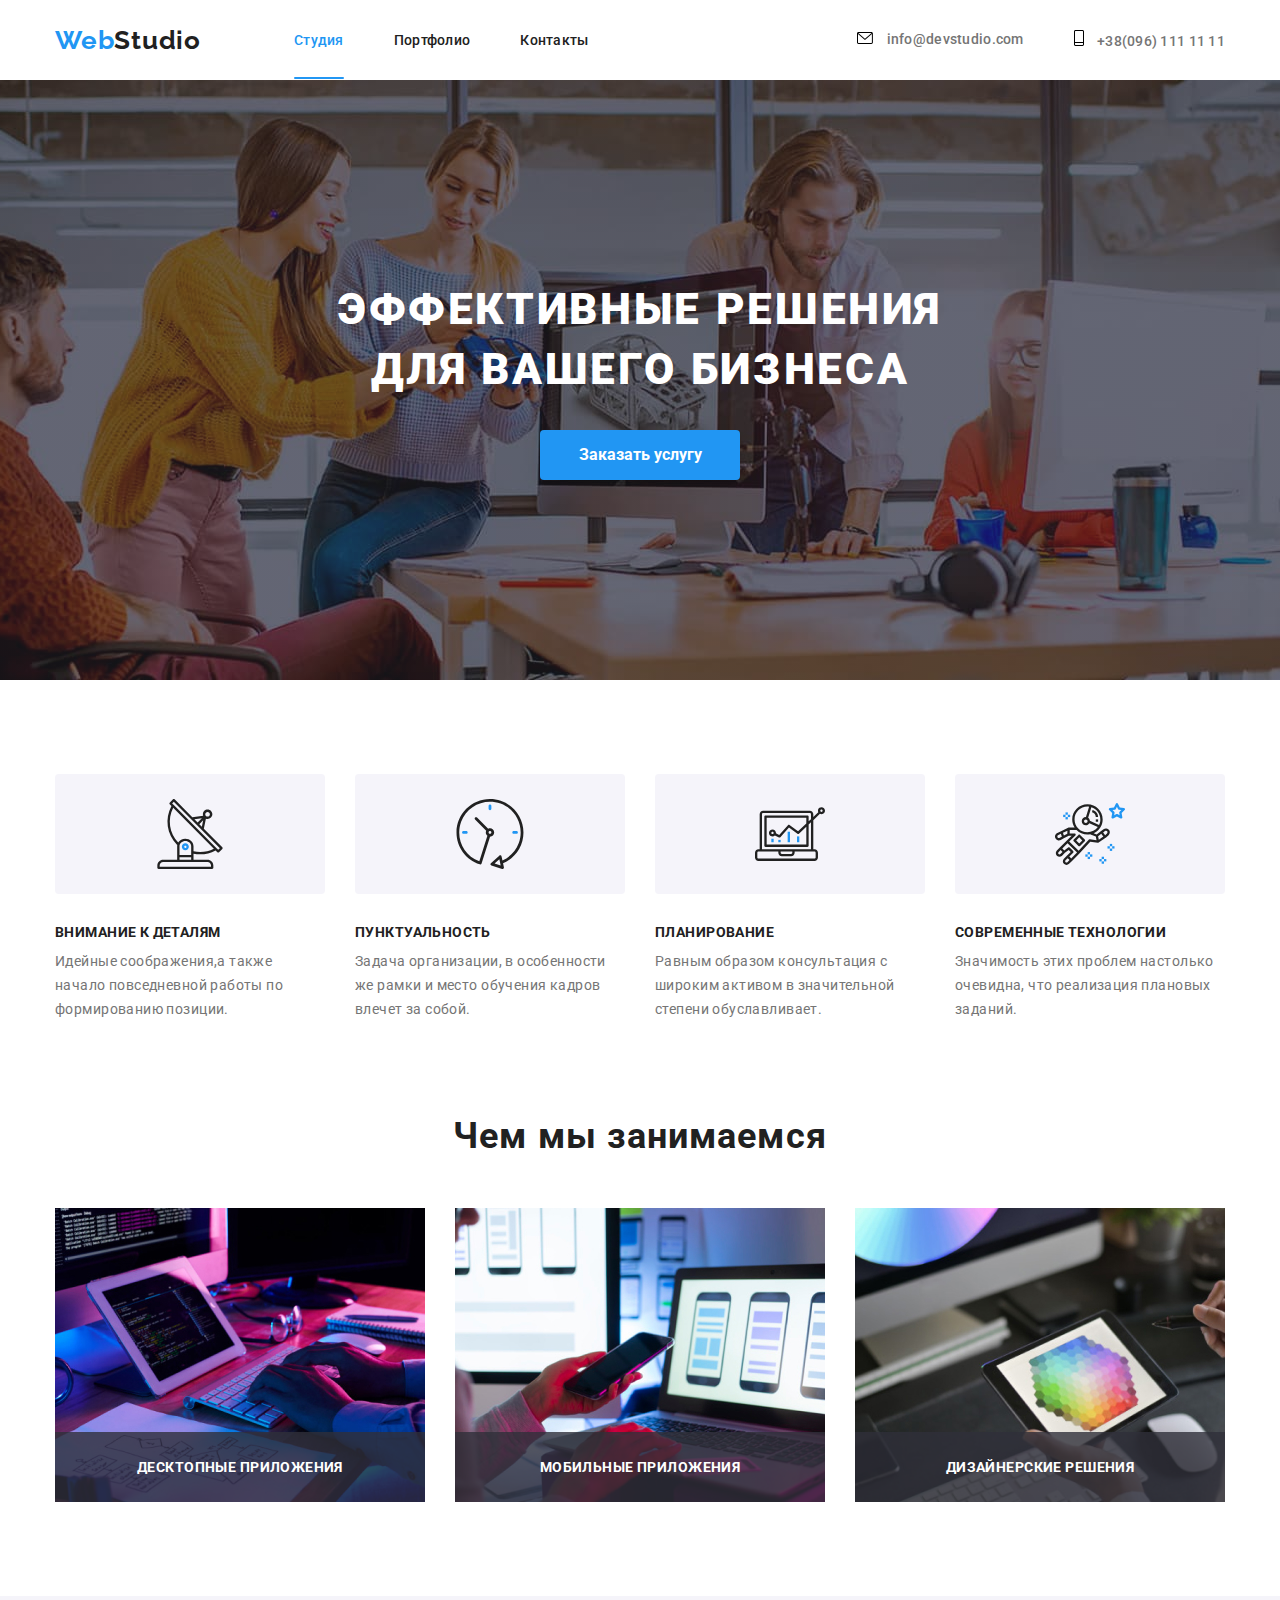
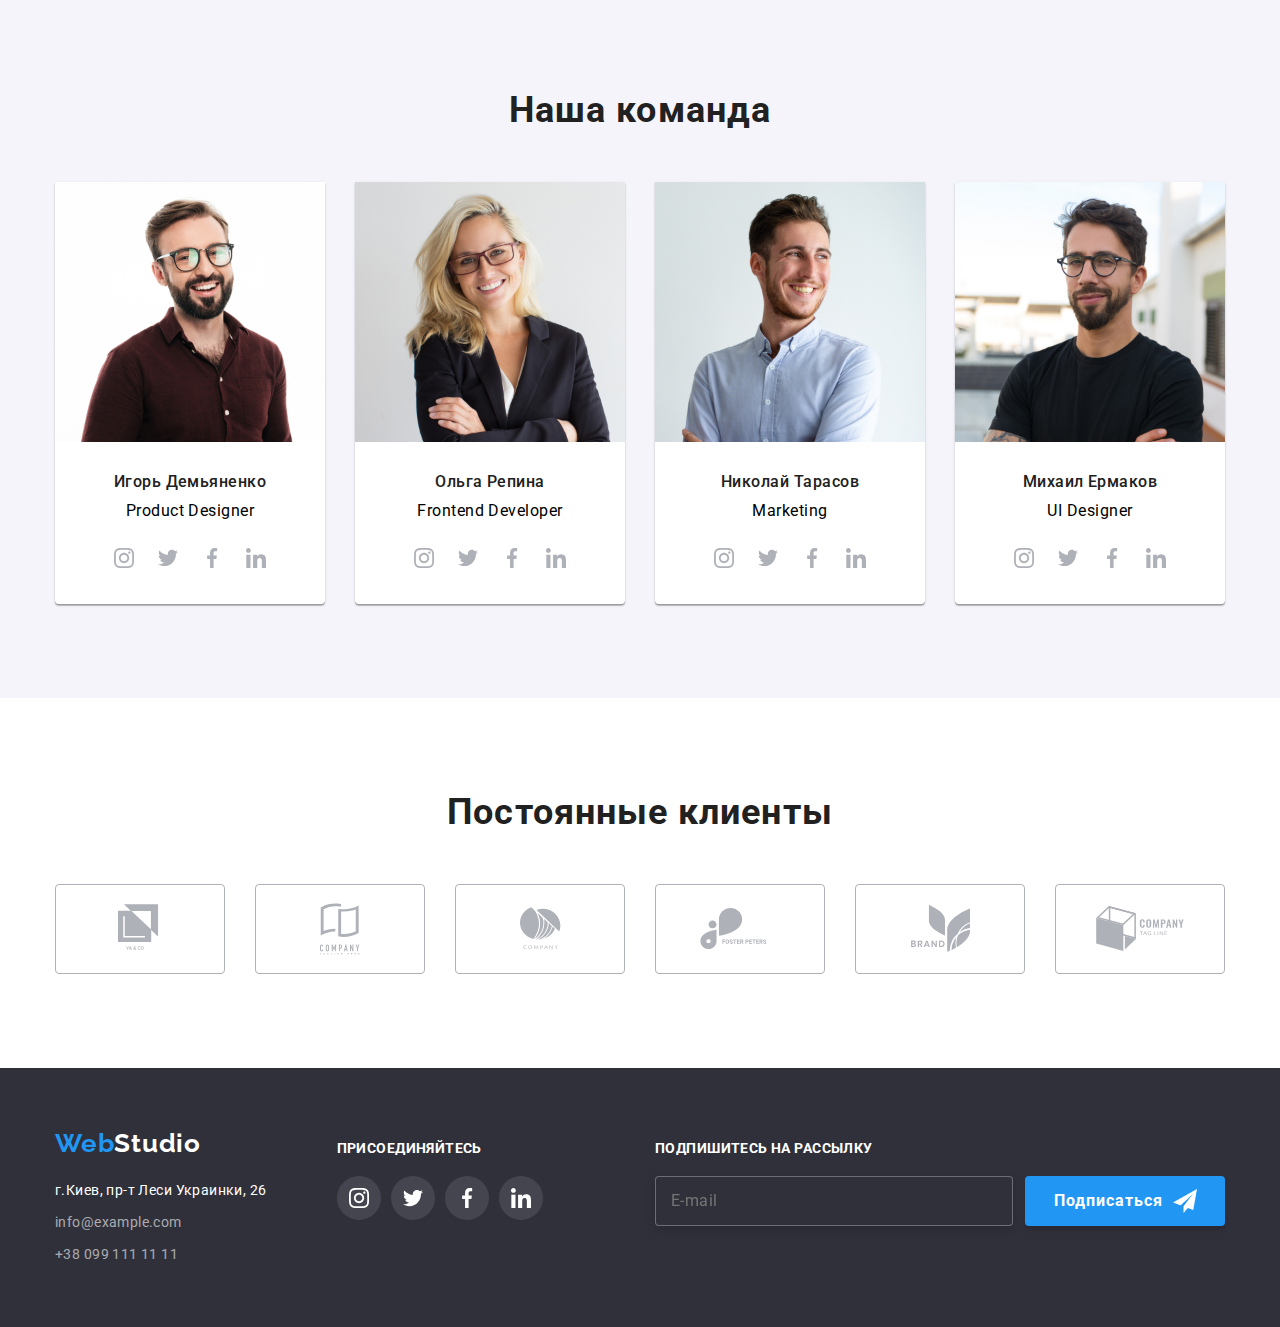
<file: index.html>
<!DOCTYPE html>
<html lang="en">
  <head>
    <meta charset="UTF-8" />
    <meta name="viewport" content="width=device-width, initial-scale=1.0" />
    <title>Goit-hw-08</title>
    <link rel="preconnect" href="https://fonts.gstatic.com" />
    <link
      href="https://fonts.googleapis.com/css2?family=Raleway:wght@700&display=swap"
      rel="stylesheet"
    />
    <link
      href="https://fonts.googleapis.com/css2?family=Roboto:wght@500;700;900&display=swap"
      rel="stylesheet"
    />
    <link
      rel="stylesheet"
      href="https://cdnjs.cloudflare.com/ajax/libs/modern-normalize/1.0.0/modern-normalize.min.css"
    />
    <link rel="stylesheet" href="./css/main.min.css" />
  </head>
  <body>
    <header class="page-header">
      <div class="container page-container">
        <nav class="navigation">
          <a href="./index.html" class="logo-link">
            <span class="logo-blue">Web</span
            ><span class="logo-black">Studio</span>
          </a>
          <ul class="navigation-list">
            <li class="navigation-item">
              <a href="#" class="navigation-link action-window">Студия</a>
            </li>
            <li class="navigation-item">
              <a href="./portfolio.html" class="navigation-link">Портфолио</a>
            </li>
            <li class="navigation-item">
              <a href="#adress" class="navigation-link">Контакты</a>
            </li>
          </ul>
        </nav>
        <ul class="contacts">
          <li class="contacts-item">
            <a
              href="mailto:info@devstudio.com"
              class="contacts-link contacts-email-margin"
            >
              <svg class="contacts-email-svg">
                <use href="./images/icons/mi.svg#icon-message"></use>
              </svg>
              info@devstudio.com</a
            >
          </li>
          <li class="contacts-item">
            <a href="tel:+380961112222" class="contacts-link">
              <svg class="contacts-phone-svg">
                <use href="./images/icons/mi.svg#icon-iphone"></use>
              </svg>
              +38(096) 111 11 11</a
            >
          </li>
        </ul>
        <button
          data-menu-button
          type="button"
          class="navigation__mobile-btn is-open"
        >
          <svg width="24" height="16">
            <use
              class="icon-close"
              href="./images/icons/mi.svg#icon-close_24px"
            ></use>
            <use
              class="icon-menu"
              href="./images/icons/mi.svg#icon-menu_mobile"
              aria-label="переключатель мобильного меню"
            ></use>
          </svg>
        </button>
        <div data-menu class="mobile-menu-container">
          <ul class="mobile-menu-container-list is-open">
            <li class="mobile-menu-container-item">
              <a
                href="#"
                class="mobile-menu-container-link mobile-menu-container-link-action"
                >Студия</a
              >
            </li>
            <li class="mobile-menu-container-item">
              <a href="./portfolio.html" class="mobile-menu-container-link"
                >Портфолио</a
              >
            </li>
            <li class="mobile-menu-container-item">
              <a href="" class="mobile-menu-container-link">Контакты</a>
            </li>
          </ul>
          <ul class="mobile-contacts is-open">
            <li class="mobile-contacts-item">
              <a href="mailto:info@devstudio.com" class="mobile-contacts-link">
                <svg class="mobile-contacts-link-svg" width="16" height="12">
                  <use href="./images/icons/mi.svg#icon-message"></use>
                </svg>
                info@devstudio.com</a
              >
            </li>
            <li class="mobile-contacts-item">
              <a href="tel:+380961112222" class="mobile-contacts-link">
                <svg
                  class="mobile-contacts-link-svg"
                  width="10"
                  height="15"
                  class=""
                >
                  <use href="./images/icons/mi.svg#icon-iphone"></use>
                </svg>
                +38(096) 111 11 11</a
              >
            </li>
          </ul>
        </div>
      </div>
    </header>
    <main>
      <section class="hero">
        <div class="container">
          <h1 class="hero-title">Эффективные решения для вашего бизнеса</h1>
          <button data-modal-open class="hero-btn">Заказать услугу</button>
        </div>
      </section>
      <section class="qualities">
        <div class="container">
          <ul class="qualities-list">
            <li class="qualities-item icon-sattelite">
              <h3 class="qualities-title">Внимание к деталям</h3>
              <p class="qualities-text">
                Идейные соображения,а также начало повседневной работы по
                формированию позиции.
              </p>
            </li>
            <li class="qualities-item icon-clock">
              <h3 class="qualities-title">Пунктуальность</h3>
              <p class="qualities-text">
                Задача организации, в особенности же рамки и место обучения
                кадров влечет за собой.
              </p>
            </li>
            <li class="qualities-item icon-computer">
              <h3 class="qualities-title">Планирование</h3>
              <p class="qualities-text">
                Равным образом консультация с широким активом в значительной
                степени обуславливает.
              </p>
            </li>
            <li class="qualities-item icon-astronaut">
              <h3 class="qualities-title">Современные технологии</h3>
              <p class="qualities-text">
                Значимость этих проблем настолько очевидна, что реализация
                плановых заданий.
              </p>
            </li>
          </ul>
        </div>
      </section>
      <section class="our-occupation">
        <div class="container">
          <h2 class="our-occupation-tittle">Чем мы занимаемся</h2>
          <ul class="our-occupation-list">
            <li class="our-occupation-item">
              <div class="our-occupation-item-container">
                <img
                  src="./images/portfolio1.jpg"
                  alt="Портфолио"
                  width="370"
                  height="294"
                />
                <p class="our-occupation-item-text">Десктопные приложения</p>
              </div>
            </li>
            <li class="our-occupation-item">
              <div class="our-occupation-item-container">
                <img
                  src="./images/portfolio2.jpg"
                  alt="Портфолио"
                  width="370"
                  height="294"
                />
                <p class="our-occupation-item-text">Мобильные приложения</p>
              </div>
            </li>
            <li class="our-occupation-item">
              <div class="our-occupation-item-container">
                <img
                  src="./images/portfolio3.jpg"
                  alt="Портфолио"
                  width="370"
                  height="294"
                />
                <p class="our-occupation-item-text">Дизайнерские решения</p>
              </div>
            </li>
          </ul>
        </div>
      </section>
      <section class="our-team">
        <div class="container">
          <h2 class="our-team-title">Наша команда</h2>
          <ul class="our-team-list">
            <li class="our-team-item">
              <img
                src="./images/team1.jpg"
                alt="Фото Игорь Демьяненко"
                class="our-team-img"
              />
              <div class="our-team-description-container">
                <h3 class="our-team-list-title">Игорь Демьяненко</h3>
                <p class="our-team-text">Product Designer</p>
                <ul class="our-team-social">
                  <li class="our-team-social-item">
                    <a href="" class="our-team-social-link">
                      <svg class="our-team-social-svg">
                        <use
                          href="./images/icons/symbol-defs2.svg#icon-instagram"
                        ></use>
                      </svg>
                    </a>
                  </li>
                  <li class="our-team-social-item">
                    <a href="" class="our-team-social-link">
                      <svg class="our-team-social-svg">
                        <use
                          href="./images/icons/symbol-defs2.svg#icon-twitter"
                        ></use>
                      </svg>
                    </a>
                  </li>
                  <li class="our-team-social-item">
                    <a href="" class="our-team-social-link">
                      <svg class="our-team-social-svg">
                        <use
                          href="./images/icons/symbol-defs2.svg#icon-facebook"
                        ></use>
                      </svg>
                    </a>
                  </li>
                  <li class="our-team-social-item">
                    <a href="" class="our-team-social-link">
                      <svg class="our-team-social-svg">
                        <use
                          href="./images/icons/symbol-defs2.svg#icon-linkedin"
                        ></use>
                      </svg>
                    </a>
                  </li>
                </ul>
              </div>
            </li>
            <li class="our-team-item">
              <img
                src="./images/team2.jpg"
                alt="Фото Ольга Репина"
                class="our-team-img"
              />
              <div class="our-team-description-container">
                <h3 class="our-team-list-title">Ольга Репина</h3>
                <p class="our-team-text">Frontend Developer</p>
                <ul class="our-team-social">
                  <li class="our-team-social-item">
                    <a href="" class="our-team-social-link">
                      <svg class="our-team-social-svg">
                        <use
                          href="./images/icons/symbol-defs2.svg#icon-instagram"
                        ></use>
                      </svg>
                    </a>
                  </li>
                  <li class="our-team-social-item">
                    <a href="" class="our-team-social-link">
                      <svg class="our-team-social-svg">
                        <use
                          href="./images/icons/symbol-defs2.svg#icon-twitter"
                        ></use>
                      </svg>
                    </a>
                  </li>
                  <li class="our-team-social-item">
                    <a href="" class="our-team-social-link">
                      <svg class="our-team-social-svg">
                        <use
                          href="./images/icons/symbol-defs2.svg#icon-facebook"
                        ></use>
                      </svg>
                    </a>
                  </li>
                  <li class="our-team-social-item">
                    <a href="" class="our-team-social-link">
                      <svg class="our-team-social-svg">
                        <use
                          href="./images/icons/symbol-defs2.svg#icon-linkedin"
                        ></use>
                      </svg>
                    </a>
                  </li>
                </ul>
              </div>
            </li>
            <li class="our-team-item">
              <img
                src="./images/team3.jpg"
                alt="Фото Николай Тарасов"
                class="our-team-img"
              />
              <div class="our-team-description-container">
                <h3 class="our-team-list-title">Николай Тарасов</h3>
                <p class="our-team-text">Marketing</p>
                <ul class="our-team-social">
                  <li class="our-team-social-item">
                    <a href="" class="our-team-social-link">
                      <svg class="our-team-social-svg">
                        <use
                          href="./images/icons/symbol-defs2.svg#icon-instagram"
                        ></use>
                      </svg>
                    </a>
                  </li>
                  <li class="our-team-social-item">
                    <a href="" class="our-team-social-link">
                      <svg class="our-team-social-svg">
                        <use
                          href="./images/icons/symbol-defs2.svg#icon-twitter"
                        ></use>
                      </svg>
                    </a>
                  </li>
                  <li class="our-team-social-item">
                    <a href="" class="our-team-social-link">
                      <svg class="our-team-social-svg">
                        <use
                          href="./images/icons/symbol-defs2.svg#icon-facebook"
                        ></use>
                      </svg>
                    </a>
                  </li>
                  <li class="our-team-social-item">
                    <a href="" class="our-team-social-link">
                      <svg class="our-team-social-svg">
                        <use
                          href="./images/icons/symbol-defs2.svg#icon-linkedin"
                        ></use>
                      </svg>
                    </a>
                  </li>
                </ul>
              </div>
            </li>
            <li class="our-team-item">
              <img
                src="./images/team4.jpg"
                alt="Фото Михаил Ермаков"
                class="our-team-img"
              />
              <div class="our-team-description-container">
                <h3 class="our-team-list-title">Михаил Ермаков</h3>
                <p class="our-team-text">UI Designer</p>
                <ul class="our-team-social">
                  <li class="our-team-social-item">
                    <a href="" class="our-team-social-link">
                      <svg class="our-team-social-svg">
                        <use
                          href="./images/icons/symbol-defs2.svg#icon-instagram"
                        ></use>
                      </svg>
                    </a>
                  </li>
                  <li class="our-team-social-item">
                    <a href="" class="our-team-social-link">
                      <svg class="our-team-social-svg">
                        <use
                          href="./images/icons/symbol-defs2.svg#icon-twitter"
                        ></use>
                      </svg>
                    </a>
                  </li>
                  <li class="our-team-social-item">
                    <a href="" class="our-team-social-link">
                      <svg class="our-team-social-svg">
                        <use
                          href="./images/icons/symbol-defs2.svg#icon-facebook"
                        ></use>
                      </svg>
                    </a>
                  </li>
                  <li class="our-team-social-item">
                    <a href="" class="our-team-social-link">
                      <svg class="our-team-social-svg">
                        <use
                          href="./images/icons/symbol-defs2.svg#icon-linkedin"
                        ></use>
                      </svg>
                    </a>
                  </li>
                </ul>
              </div>
            </li>
          </ul>
        </div>
      </section>
      <section class="customers">
        <div class="container">
          <h2 class="customers-title">Постоянные клиенты</h2>
          <ul class="customers-list">
            <li class="customers-item">
              <a href="" class="customers-link">
                <svg class="customers-yaco">
                  <use
                    href="./images/icons/symbol-customers.svg#icon-customers-1"
                  ></use>
                </svg>
              </a>
            </li>
            <li class="customers-item">
              <a href="" class="customers-link">
                <svg class="customers-tagline">
                  <use
                    href="./images/icons/symbol-customers.svg#icon-customers-2"
                  ></use>
                </svg>
              </a>
            </li>
            <li class="customers-item">
              <a href="" class="customers-link">
                <svg class="customers-company">
                  <use
                    href="./images/icons/symbol-customers.svg#icon-customers-3"
                  ></use>
                </svg>
              </a>
            </li>
            <li class="customers-item">
              <a href="" class="customers-link">
                <svg class="customers-foster">
                  <use
                    href="./images/icons/symbol-customers.svg#icon-customers-4"
                  ></use>
                </svg>
              </a>
            </li>
            <li class="customers-item">
              <a href="" class="customers-link">
                <svg class="customers-brand">
                  <use
                    href="./images/icons/symbol-customers.svg#icon-customers-5"
                  ></use>
                </svg>
              </a>
            </li>
            <li class="customers-item">
              <a href="" class="customers-link">
                <svg class="customers-companytagline">
                  <use
                    href="./images/icons/symbol-customers.svg#icon-customers-6"
                  ></use>
                </svg>
              </a>
            </li>
          </ul>
        </div>
      </section>
    </main>
    <footer class="footer">
      <div class="container footer-container">
        <div class="footer-tablet-container">
          <div class="footer-contacts-container">
            <div class="footer-logo-container">
              <a href="./index.html" id="adress" class="footer-logo-link">
                <span class="logo-blue">Web</span
                ><span class="logo-white">Studio</span></a
              >
            </div>
            <ul class="footer-list">
              <li class="footer-item">
                <address class="footer-adress">
                  г.Киев, пр-т Леси Украинки, 26
                </address>
              </li>
              <li class="footer-item">
                <a href="mailto:louglescom@gmail.com" class="footer-link"
                  >info@example.com</a
                >
              </li>
              <li class="footer-item">
                <a href="tel:+380935014329" class="footer-link"
                  >+38 099 111 11 11</a
                >
              </li>
            </ul>
          </div>
          <div class="footer-social">
            <p class="footer-social-title">Присоединяйтесь</p>
            <ul class="footer-social-list">
              <li class="footer-social-item footer-social-instagram">
                <a href=""> </a>
              </li>
              <li class="footer-social-item footer-social-twitter">
                <a href=""> </a>
              </li>
              <li class="footer-social-item footer-social-facebook">
                <a href=""> </a>
              </li>
              <li class="footer-social-item footer-social-linkedin">
                <a href=""> </a>
              </li>
            </ul>
          </div>
        </div>
        <div class="footer-mail">
          <p class="footer-social-title">Подпишитесь на рассылку</p>
          <div class="footer-mail-container">
            <input
              class="footer-mail-input"
              type="email"
              name="mail"
              id="footer-mail"
              placeholder="E-mail"
            />
            <button type="button" class="footer-mail-btn">Подписаться</button>
          </div>
        </div>
      </div>
    </footer>
    <div class="backdrop is-hidden" data-modal>
      <div class="modal">
        <h1 class="modal-title">Оставьте свои данные, мы вам перезвоним</h1>
        <form class="modal-form">
          <ul class="modal-form-list">
            <li class="modal-form-item">
              <label class="modal-form-label" for="name">Имя</label>
              <div class="svg-input-container">
                <input class="modal-input" type="text" name="name" id="name" />
                <svg class="modal-input-svg">
                  <use href="./images/icons/mi.svg#icon-name"></use>
                </svg>
              </div>
            </li>
            <li class="modal-form-item">
              <label class="modal-form-label" for="tel">Телефон</label>
              <div class="svg-input-container">
                <input class="modal-input" type="tel" name="tel" id="tel" />
                <svg class="modal-input-svg">
                  <use href="./images/icons/mi.svg#icon-modal-phone"></use>
                </svg>
              </div>
            </li>
            <li class="modal-form-item">
              <label class="modal-form-label" for="mail">Почта</label>
              <div class="svg-input-container">
                <input class="modal-input" type="email" name="mail" id="mail" />
                <svg class="modal-input-svg">
                  <use href="./images/icons/mi.svg#icon-modal-mail"></use>
                </svg>
              </div>
            </li>
            <li class="modal-form-item">
              <label class="modal-form-label" for="comment">Комментарий</label>
              <textarea
                class="modal-area"
                placeholder="Введите текст"
                name="comment"
                id="comment"
                rows="8"
                input
              ></textarea>
            </li>
            <div class="modal-checkbox">
              <input
                class="modal-checkbox-input"
                type="checkbox"
                name="rules"
                id="rules"
              />
              <label class="modal-checkbox-label" for="rules"
                >Соглашаюсь с рассылкой и принимаю
                <a href="" class="modal-checkbox-span"
                  >Условия договора</a
                ></label
              >
            </div>
          </ul>
          <button class="modal-sbm-btn" type="submit">Отправить</button>
        </form>
        <button data-modal-close class="close-btn">
          <svg class="close-btn-svg">
            <use href="./images/icons/mi.svg#icon-close-btn"></use>
          </svg>
        </button>
      </div>
    </div>
    <script src="./js/modal.js"></script>
    <script src="./js/mobile-menu.js"></script>
  </body>
</html>
</file>
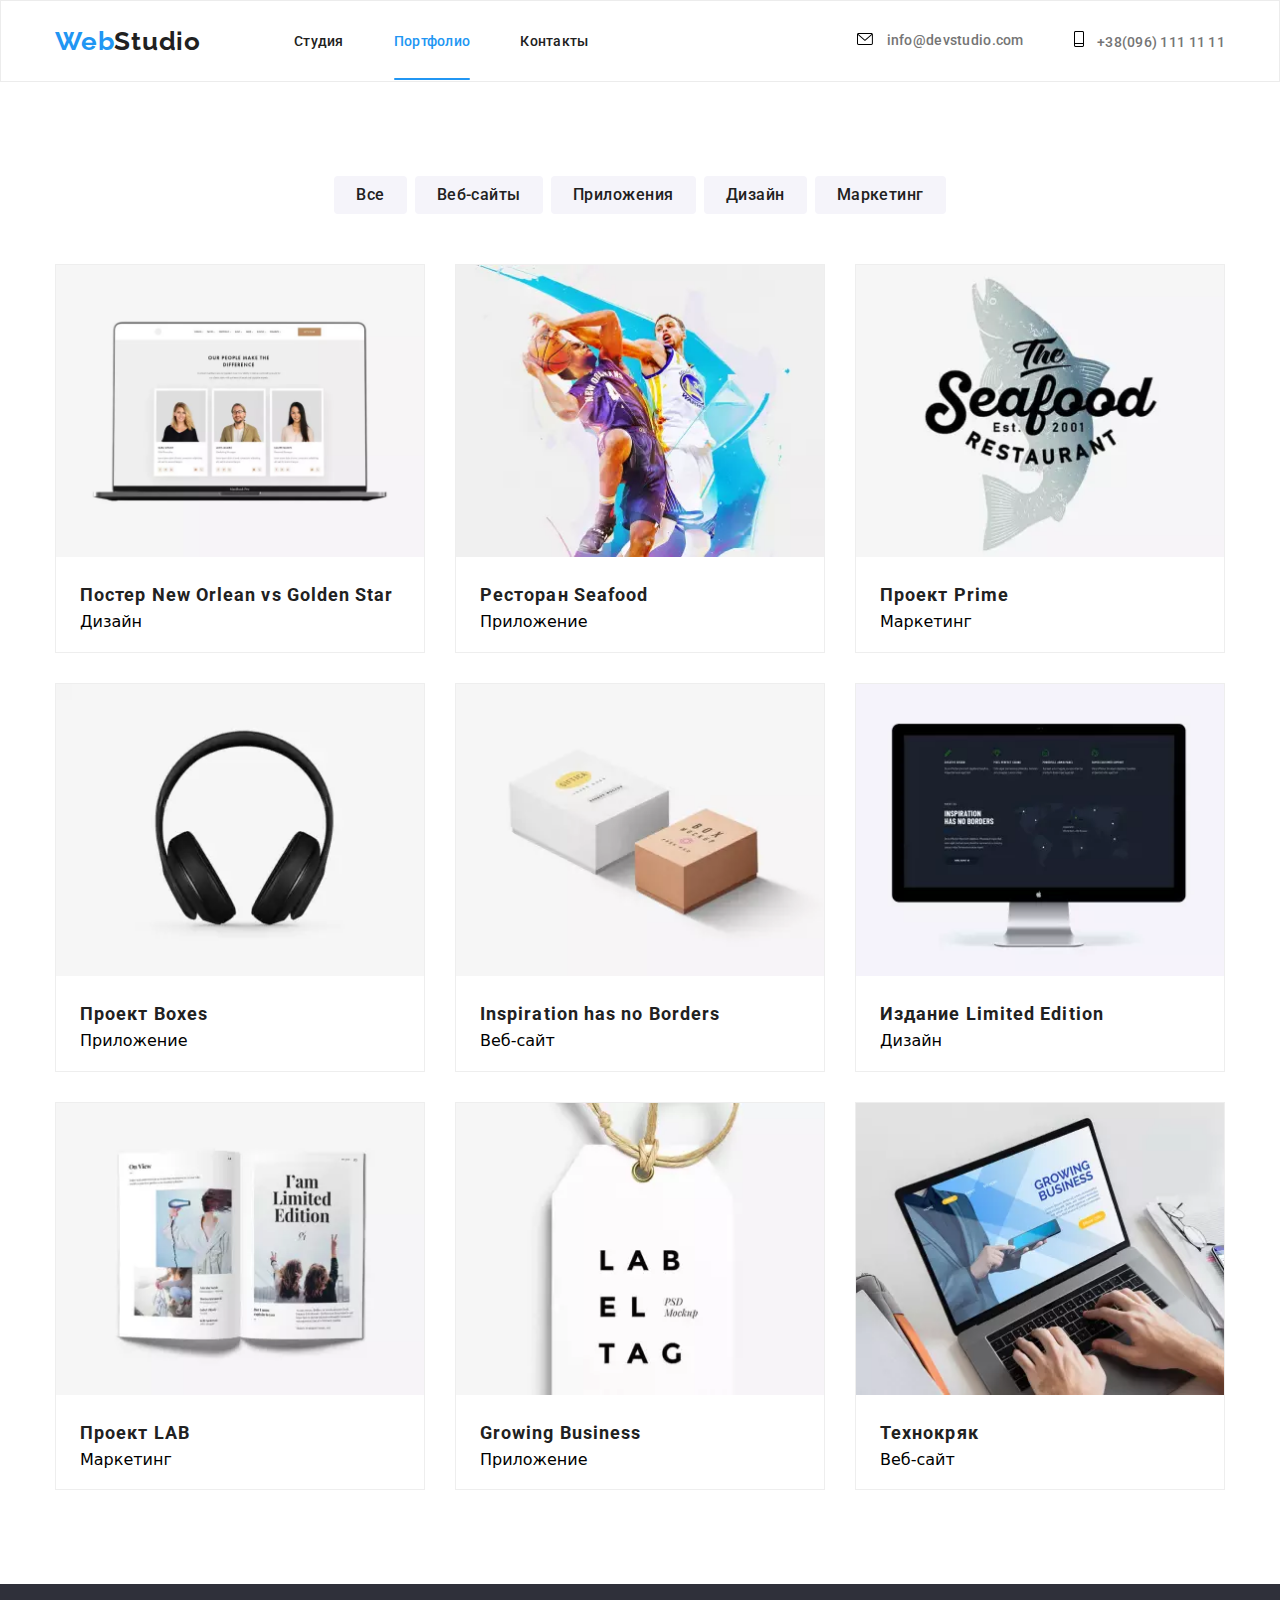
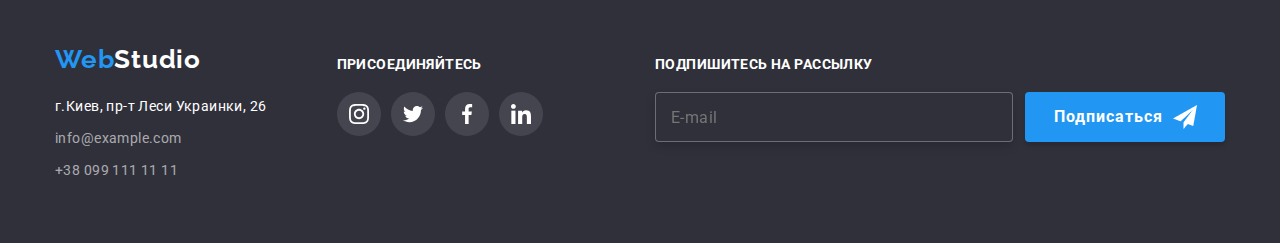
<file: portfolio.html>
<!DOCTYPE html>
<html lang="en">
  <head>
    <meta charset="UTF-8" />
    <meta name="viewport" content="width=device-width, initial-scale=1.0" />
    <title>Goit-hw-08</title>
    <link rel="preconnect" href="https://fonts.gstatic.com" />
    <link
      href="https://fonts.googleapis.com/css2?family=Raleway:wght@700&display=swap"
      rel="stylesheet"
    />
    <link
      href="https://fonts.googleapis.com/css2?family=Roboto:wght@500;700;900&display=swap"
      rel="stylesheet"
    />
    <link
      rel="stylesheet"
      href="https://cdnjs.cloudflare.com/ajax/libs/modern-normalize/1.0.0/modern-normalize.min.css"
    />
    <link rel="stylesheet" href="./css/portfolio.min.css" />
  </head>
  <body>
    <header class="portfolio-header">
      <div class="container page-container">
        <nav class="navigation">
          <a href="./index.html" class="logo-link">
            <span class="logo-blue">Web</span
            ><span class="logo-black">Studio</span>
          </a>
          <ul class="navigation-list">
            <li class="navigation-item">
              <a href="./index.html" class="navigation-link">Студия</a>
            </li>
            <li class="navigation-item">
              <a href="./portfolio.html" class="navigation-link action-window"
                >Портфолио</a
              >
            </li>
            <li class="navigation-item">
              <a href="#adress" class="navigation-link">Контакты</a>
            </li>
          </ul>
        </nav>
        <ul class="contacts">
          <li class="contacts-item">
            <a
              href="mailto:info@devstudio.com"
              class="contacts-link contacts-email-margin"
            >
              <svg class="contacts-email-svg">
                <use href="./images/icons/mi.svg#icon-message"></use>
              </svg>
              info@devstudio.com</a
            >
          </li>
          <li class="contacts-item">
            <a href="tel:+380961112222" class="contacts-link">
              <svg class="contacts-phone-svg">
                <use href="./images/icons/mi.svg#icon-iphone"></use>
              </svg>
              +38(096) 111 11 11</a
            >
          </li>
        </ul>
        <button
          data-menu-button
          type="button"
          class="navigation__mobile-btn is-open"
        >
          <svg width="24" height="16">
            <use
              class="icon-close"
              href="./images/icons/mi.svg#icon-close_24px"
            ></use>
            <use
              class="icon-menu"
              href="./images/icons/mi.svg#icon-menu_mobile"
              aria-label="переключатель мобильного меню"
            ></use>
          </svg>
        </button>
        <div data-menu class="mobile-menu-container">
          <ul class="mobile-menu-container-list is-open">
            <li class="mobile-menu-container-item">
              <a href="./index.html" class="mobile-menu-container-link"
                >Студия</a
              >
            </li>
            <li class="mobile-menu-container-item">
              <a
                href="./portfolio.html"
                class="mobile-menu-container-link mobile-menu-container-link-action"
                >Портфолио</a
              >
            </li>
            <li class="mobile-menu-container-item">
              <a href="" class="mobile-menu-container-link">Контакты</a>
            </li>
          </ul>
          <ul class="mobile-contacts is-open">
            <li class="mobile-contacts-item">
              <a href="mailto:info@devstudio.com" class="mobile-contacts-link">
                <svg class="mobile-contacts-link-svg" width="16" height="12">
                  <use href="./images/icons/mi.svg#icon-message"></use>
                </svg>
                info@devstudio.com</a
              >
            </li>
            <li class="mobile-contacts-item">
              <a href="tel:+380961112222" class="mobile-contacts-link">
                <svg
                  class="mobile-contacts-link-svg"
                  width="10"
                  height="15"
                  class=""
                >
                  <use href="./images/icons/mi.svg#icon-iphone"></use>
                </svg>
                +38(096) 111 11 11</a
              >
            </li>
          </ul>
        </div>
      </div>
    </header>
    <main>
      <section class="portfolio">
        <div class="container portfolio-head">
          <!-- <h2 class="portfolio-title">Навигация Портфолио</h2> -->
          <ul class="portfolio-btn-list">
            <li class="portfolio-btn-item">
              <button type="button" class="portfolio-btn">Все</button>
            </li>
            <li class="portfolio-btn-item">
              <button type="button" class="portfolio-btn">Веб-сайты</button>
            </li>
            <li class="portfolio-btn-item">
              <button type="button" class="portfolio-btn">Приложения</button>
            </li>
            <li class="portfolio-btn-item">
              <button type="button" class="portfolio-btn">Дизайн</button>
            </li>
            <li class="portfolio-btn-item">
              <button type="button" class="portfolio-btn">Маркетинг</button>
            </li>
          </ul>
          <ul class="portfolio-img-list">
            <li class="portfolio-img-item">
              <article class="portfolio-card">
                <div class="card-thumb">
                  <picture>
                    <source
                      srcset="
                        ./images/portfolio/desktop/webp/img.webp    1x,
                        ./images/portfolio/desktop/webp/img_2x.webp 2x
                      "
                      media="(min-width: 1200px)"
                      type="image/webp"
                    />
                    <source
                      srcset="
                        ./images/portfolio/desktop/img.jpg    1x,
                        ./images/portfolio/desktop/img@2x.jpg 2x
                      "
                      media="(min-width: 1200px)"
                    />
                    <source
                      srcset="
                        ./images/portfolio/tablet/webp/img.webp    1x,
                        ./images/portfolio/tablet/webp/img_2x.webp 2x
                      "
                      media="(min-width: 768px)"
                    />
                    <source
                      srcset="
                        ./images/portfolio/tablet/img.jpg    1x,
                        ./images/portfolio/tablet/img@2x.jpg 2x
                      "
                      media="(min-width: 768px)"
                    />
                    <source
                      srcset="
                        ./images/portfolio/webp/1.webp     1x,
                        ./images/portfolio/webp/1-_2x.webp 2x
                      "
                      media="(min-width: 320px)"
                    />
                    <source
                      srcset="
                        ./images/portfolio/1.jpg     1x,
                        ./images/portfolio/1-@2x.jpg 2x
                      "
                      media="(min-width: 320px)"
                    />
                    <img
                      src="./images/portfolio/1.jpg"
                      alt=""
                      class="portfolio-img"
                    />
                  </picture>
                  <p class="portofolio-hidden-text">
                    Технокряк это современная площадка распространения
                    коронавируса. Компании используют эту платформу для
                    цифрового шпионажа и атак на защищённые сервера конкурентов.
                  </p>
                </div>
                <div class="portfolio-img-container">
                  <h3 class="portfolio-img-title">
                    Постер New Orlean vs Golden Star
                  </h3>
                  <p class="portfolio-text">Дизайн</p>
                </div>
              </article>
            </li>
            <li class="portfolio-img-item">
              <article class="portfolio-card">
                <div class="card-thumb">
                  <picture>
                    <source
                      srcset="
                        ./images/portfolio/desktop/webp/img-1.webp    1x,
                        ./images/portfolio/desktop/webp/img_2x-1.webp 2x
                      "
                      media="(min-width: 1200px)"
                      type="image/webp"
                    />
                    <source
                      srcset="
                        ./images/portfolio/desktop/img-1.jpg    1x,
                        ./images/portfolio/desktop/img@2x-1.jpg 2x
                      "
                      media="(min-width: 1200px)"
                    />
                    <source
                      srcset="
                        ./images/portfolio/tablet/webp/img-1.webp    1x,
                        ./images/portfolio/tablet/webp/img_2x-1.webp 2x
                      "
                      media="(min-width: 768px)"
                    />
                    <source
                      srcset="
                        ./images/portfolio/tablet/img-1.jpg  1x,
                        ./images/portfolio/tablet/img@2x.jpg 2x
                      "
                      media="(min-width: 768px)"
                    />
                    <source
                      srcset="
                        ./images/portfolio/webp/2.webp     1x,
                        ./images/portfolio/webp/2-_2x.webp 2x
                      "
                      media="(min-width: 320px)"
                    />
                    <source
                      srcset="
                        ./images/portfolio/2.jpg     1x,
                        ./images/portfolio/2-@2x.jpg 2x
                      "
                      media="(min-width: 320px)"
                    />
                    <img
                      src="./images/portfolio/2.jpg"
                      alt=""
                      class="portfolio-img"
                    />
                  </picture>
                  <p class="portofolio-hidden-text">
                    Технокряк это современная площадка распространения
                    коронавируса. Компании используют эту платформу для
                    цифрового шпионажа и атак на защищённые сервера конкурентов.
                  </p>
                </div>
                <div class="portfolio-img-container">
                  <h3 class="portfolio-img-title">Ресторан Seafood</h3>
                  <p class="portfolio-text">Приложение</p>
                </div>
              </article>
            </li>
            <li class="portfolio-img-item">
              <article class="portfolio-card">
                <div class="card-thumb">
                  <picture>
                    <source
                      srcset="
                        ./images/portfolio/desktop/webp/img-2.webp    1x,
                        ./images/portfolio/desktop/webp/img_2x-2.webp 2x
                      "
                      media="(min-width: 1200px)"
                      type="image/webp"
                    />
                    <source
                      srcset="
                        ./images/portfolio/desktop/img-2.jpg    1x,
                        ./images/portfolio/desktop/img@2x-2.jpg 2x
                      "
                      media="(min-width: 1200px)"
                    />
                    <source
                      srcset="
                        ./images/portfolio/tablet/webp/img-2.webp    1x,
                        ./images/portfolio/tablet/webp/img_2x-2.webp 2x
                      "
                      media="(min-width: 768px)"
                    />
                    <source
                      srcset="
                        ./images/portfolio/tablet/img-2.jpg    1x,
                        ./images/portfolio/tablet/img@2x-2.jpg 2x
                      "
                      media="(min-width: 768px)"
                    />
                    <source
                      srcset="
                        ./images/portfolio/webp/3.webp     1x,
                        ./images/portfolio/webp/3-_3x.webp 2x
                      "
                      media="(min-width: 320px)"
                    />
                    <source
                      srcset="
                        ./images/portfolio/3.jpg     1x,
                        ./images/portfolio/3-@2x.jpg 2x
                      "
                      media="(min-width: 320px)"
                    />
                    <img
                      src="./images/portfolio/3.jpg"
                      alt=""
                      class="portfolio-img"
                    />
                  </picture>
                  <p class="portofolio-hidden-text">
                    Технокряк это современная площадка распространения
                    коронавируса. Компании используют эту платформу для
                    цифрового шпионажа и атак на защищённые сервера конкурентов.
                  </p>
                </div>
                <div class="portfolio-img-container">
                  <h3 class="portfolio-img-title">Проект Prime</h3>
                  <p class="portfolio-text">Маркетинг</p>
                </div>
              </article>
            </li>
            <li class="portfolio-img-item">
              <article class="portfolio-card">
                <div class="card-thumb">
                  <picture>
                    <source
                      srcset="
                        ./images/portfolio/desktop/webp/img-3.webp    1x,
                        ./images/portfolio/desktop/webp/img_2x-3.webp 2x
                      "
                      media="(min-width: 1200px)"
                      type="image/webp"
                    />
                    <source
                      srcset="
                        ./images/portfolio/desktop/img-3.jpg    1x,
                        ./images/portfolio/desktop/img@2x-3.jpg 2x
                      "
                      media="(min-width: 1200px)"
                    />
                    <source
                      srcset="
                        ./images/portfolio/tablet/webp/img-3.webp    1x,
                        ./images/portfolio/tablet/webp/img_2x-3.webp 2x
                      "
                      media="(min-width: 768px)"
                    />
                    <source
                      srcset="
                        ./images/portfolio/tablet/img-3.jpg    1x,
                        ./images/portfolio/tablet/img@2x-3.jpg 2x
                      "
                      media="(min-width: 768px)"
                    />
                    <source
                      srcset="
                        ./images/portfolio/webp/4.webp     1x,
                        ./images/portfolio/webp/4-_4x.webp 2x
                      "
                      media="(min-width: 320px)"
                    />
                    <source
                      srcset="
                        ./images/portfolio/4.jpg     1x,
                        ./images/portfolio/4-@2x.jpg 2x
                      "
                      media="(min-width: 320px)"
                    />
                    <img
                      src="./images/portfolio/4.jpg"
                      alt=""
                      class="portfolio-img"
                    />
                  </picture>
                  <p class="portofolio-hidden-text">
                    Технокряк это современная площадка распространения
                    коронавируса. Компании используют эту платформу для
                    цифрового шпионажа и атак на защищённые сервера конкурентов.
                  </p>
                </div>
                <div class="portfolio-img-container">
                  <h3 class="portfolio-img-title">Проект Boxes</h3>
                  <p class="portfolio-text">Приложение</p>
                </div>
              </article>
            </li>
            <li class="portfolio-img-item">
              <article class="portfolio-card">
                <div class="card-thumb">
                  <picture>
                    <source
                      srcset="
                        ./images/portfolio/desktop/webp/img-4.webp    1x,
                        ./images/portfolio/desktop/webp/img_2x-4.webp 2x
                      "
                      media="(min-width: 1200px)"
                      type="image/webp"
                    />
                    <source
                      srcset="
                        ./images/portfolio/desktop/img-4.jpg    1x,
                        ./images/portfolio/desktop/img@2x-4.jpg 2x
                      "
                      media="(min-width: 1200px)"
                    />
                    <source
                      srcset="
                        ./images/portfolio/tablet/webp/img-4.webp    1x,
                        ./images/portfolio/tablet/webp/img_2x-4.webp 2x
                      "
                      media="(min-width: 768px)"
                    />
                    <source
                      srcset="
                        ./images/portfolio/tablet/img-4.jpg    1x,
                        ./images/portfolio/tablet/img@2x-4.jpg 2x
                      "
                      media="(min-width: 768px)"
                    />
                    <source
                      srcset="
                        ./images/portfolio/webp/5.webp     1x,
                        ./images/portfolio/webp/5-_5x.webp 2x
                      "
                      media="(min-width: 320px)"
                    />
                    <source
                      srcset="
                        ./images/portfolio/5.jpg     1x,
                        ./images/portfolio/5-@2x.jpg 2x
                      "
                      media="(min-width: 320px)"
                    />
                    <img
                      src="./images/portfolio/5.jpg"
                      alt=""
                      class="portfolio-img"
                    />
                  </picture>
                  <p class="portofolio-hidden-text">
                    Технокряк это современная площадка распространения
                    коронавируса. Компании используют эту платформу для
                    цифрового шпионажа и атак на защищённые сервера конкурентов.
                  </p>
                </div>
                <div class="portfolio-img-container">
                  <h3 class="portfolio-img-title">
                    Inspiration has no Borders
                  </h3>
                  <p class="portfolio-text">Веб-сайт</p>
                </div>
              </article>
            </li>
            <li class="portfolio-img-item">
              <article class="portfolio-card">
                <div class="card-thumb">
                  <picture>
                    <source
                      srcset="
                        ./images/portfolio/desktop/webp/img-5.webp    1x,
                        ./images/portfolio/desktop/webp/img_2x-5.webp 2x
                      "
                      media="(min-width: 1200px)"
                      type="image/webp"
                    />
                    <source
                      srcset="
                        ./images/portfolio/desktop/img-5.jpg    1x,
                        ./images/portfolio/desktop/img@2x-5.jpg 2x
                      "
                      media="(min-width: 1200px)"
                    />
                    <source
                      srcset="
                        ./images/portfolio/tablet/webp/img-5.webp    1x,
                        ./images/portfolio/tablet/webp/img_2x-5.webp 2x
                      "
                      media="(min-width: 768px)"
                    />
                    <source
                      srcset="
                        ./images/portfolio/tablet/img-5.jpg    1x,
                        ./images/portfolio/tablet/img@2x-5.jpg 2x
                      "
                      media="(min-width: 768px)"
                    />
                    <source
                      srcset="
                        ./images/portfolio/webp/6.webp     1x,
                        ./images/portfolio/webp/6-_6x.webp 2x
                      "
                      media="(min-width: 320px)"
                    />
                    <source
                      srcset="
                        ./images/portfolio/6.jpg     1x,
                        ./images/portfolio/6-@2x.jpg 2x
                      "
                      media="(min-width: 320px)"
                    />
                    <img
                      src="./images/portfolio/6.jpg"
                      alt=""
                      class="portfolio-img"
                    />
                  </picture>
                  <p class="portofolio-hidden-text">
                    Технокряк это современная площадка распространения
                    коронавируса. Компании используют эту платформу для
                    цифрового шпионажа и атак на защищённые сервера конкурентов.
                  </p>
                </div>
                <div class="portfolio-img-container">
                  <h3 class="portfolio-img-title">Издание Limited Edition</h3>
                  <p class="portfolio-text">Дизайн</p>
                </div>
              </article>
            </li>
            <li class="portfolio-img-item">
              <article class="portfolio-card">
                <div class="card-thumb">
                  <picture>
                    <source
                      srcset="
                        ./images/portfolio/desktop/webp/img-6.webp    1x,
                        ./images/portfolio/desktop/webp/img_2x-6.webp 2x
                      "
                      media="(min-width: 1200px)"
                      type="image/webp"
                    />
                    <source
                      srcset="
                        ./images/portfolio/desktop/img-6.jpg    1x,
                        ./images/portfolio/desktop/img@2x-6.jpg 2x
                      "
                      media="(min-width: 1200px)"
                    />
                    <source
                      srcset="
                        ./images/portfolio/tablet/webp/img-6.webp    1x,
                        ./images/portfolio/tablet/webp/img_2x-6.webp 2x
                      "
                      media="(min-width: 768px)"
                    />
                    <source
                      srcset="
                        ./images/portfolio/tablet/img-6.jpg    1x,
                        ./images/portfolio/tablet/img@2x-6.jpg 2x
                      "
                      media="(min-width: 768px)"
                    />
                    <source
                      srcset="
                        ./images/portfolio/webp/7.webp     1x,
                        ./images/portfolio/webp/7-_7x.webp 2x
                      "
                      media="(min-width: 320px)"
                    />
                    <source
                      srcset="
                        ./images/portfolio/7.jpg     1x,
                        ./images/portfolio/7-@2x.jpg 2x
                      "
                      media="(min-width: 320px)"
                    />
                    <img
                      src="./images/portfolio/7.jpg"
                      alt=""
                      class="portfolio-img"
                    />
                  </picture>
                  <p class="portofolio-hidden-text">
                    Технокряк это современная площадка распространения
                    коронавируса. Компании используют эту платформу для
                    цифрового шпионажа и атак на защищённые сервера конкурентов.
                  </p>
                </div>
                <div class="portfolio-img-container">
                  <h3 class="portfolio-img-title">Проект LAB</h3>
                  <p class="portfolio-text">Маркетинг</p>
                </div>
              </article>
            </li>
            <li class="portfolio-img-item">
              <article class="portfolio-card">
                <div class="card-thumb">
                  <picture>
                    <source
                      srcset="
                        ./images/portfolio/desktop/webp/img-7.webp    1x,
                        ./images/portfolio/desktop/webp/img_2x-7.webp 2x
                      "
                      media="(min-width: 1200px)"
                      type="image/webp"
                    />
                    <source
                      srcset="
                        ./images/portfolio/desktop/img-7.jpg    1x,
                        ./images/portfolio/desktop/img@2x-7.jpg 2x
                      "
                      media="(min-width: 1200px)"
                    />
                    <source
                      srcset="
                        ./images/portfolio/tablet/webp/img-7.webp    1x,
                        ./images/portfolio/tablet/webp/img_2x-7.webp 2x
                      "
                      media="(min-width: 768px)"
                    />
                    <source
                      srcset="
                        ./images/portfolio/tablet/img-7.jpg    1x,
                        ./images/portfolio/tablet/img@2x-7.jpg 2x
                      "
                      media="(min-width: 768px)"
                    />
                    <source
                      srcset="
                        ./images/portfolio/webp/8.webp     1x,
                        ./images/portfolio/webp/8-_8x.webp 2x
                      "
                      media="(min-width: 320px)"
                    />
                    <source
                      srcset="
                        ./images/portfolio/8.jpg     1x,
                        ./images/portfolio/8-@2x.jpg 2x
                      "
                      media="(min-width: 320px)"
                    />
                    <img
                      src="./images/portfolio/8.jpg"
                      alt=""
                      class="portfolio-img"
                    />
                  </picture>
                  <p class="portofolio-hidden-text">
                    Технокряк это современная площадка распространения
                    коронавируса. Компании используют эту платформу для
                    цифрового шпионажа и атак на защищённые сервера конкурентов.
                  </p>
                </div>
                <div class="portfolio-img-container">
                  <h3 class="portfolio-img-title">Growing Business</h3>
                  <p class="portfolio-text">Приложение</p>
                </div>
              </article>
            </li>
            <li class="portfolio-img-item">
              <article class="portfolio-card">
                <div class="card-thumb">
                  <picture>
                    <source
                      srcset="
                        ./images/portfolio/desktop/webp/img-8.webp    1x,
                        ./images/portfolio/desktop/webp/img_2x-8.webp 2x
                      "
                      media="(min-width: 1200px)"
                      type="image/webp"
                    />
                    <source
                      srcset="
                        ./images/portfolio/desktop/img-8.jpg    1x,
                        ./images/portfolio/desktop/img@2x-8.jpg 2x
                      "
                      media="(min-width: 1200px)"
                    />
                    <source
                      srcset="
                        ./images/portfolio/tablet/webp/img-8.webp    1x,
                        ./images/portfolio/tablet/webp/img_2x-8.webp 2x
                      "
                      media="(min-width: 768px)"
                    />
                    <source
                      srcset="
                        ./images/portfolio/tablet/img-8.jpg    1x,
                        ./images/portfolio/tablet/img@2x-8.jpg 2x
                      "
                      media="(min-width: 768px)"
                    />
                    <source
                      srcset="
                        ./images/portfolio/webp/9.webp     1x,
                        ./images/portfolio/webp/9-_9x.webp 2x
                      "
                      media="(min-width: 320px)"
                    />
                    <source
                      srcset="
                        ./images/portfolio/9.jpg     1x,
                        ./images/portfolio/9-@2x.jpg 2x
                      "
                      media="(min-width: 320px)"
                    />
                    <img
                      src="./images/portfolio/9.jpg"
                      alt=""
                      class="portfolio-img"
                    />
                  </picture>
                  <p class="portofolio-hidden-text">
                    Технокряк это современная площадка распространения
                    коронавируса. Компании используют эту платформу для
                    цифрового шпионажа и атак на защищённые сервера конкурентов.
                  </p>
                </div>
                <div class="portfolio-img-container">
                  <h3 class="portfolio-img-title">Технокряк</h3>
                  <p class="portfolio-text">Веб-сайт</p>
                </div>
              </article>
            </li>
          </ul>
        </div>
      </section>
    </main>
    <footer class="footer">
      <div class="container footer-container">
        <div class="footer-tablet-container">
          <div class="footer-contacts-container">
            <div class="footer-logo-container">
              <a href="./index.html" id="adress" class="footer-logo-link">
                <span class="logo-blue">Web</span
                ><span class="logo-white">Studio</span></a
              >
            </div>
            <ul class="footer-list">
              <li class="footer-item">
                <address class="footer-adress">
                  г.Киев, пр-т Леси Украинки, 26
                </address>
              </li>
              <li class="footer-item">
                <a href="mailto:louglescom@gmail.com" class="footer-link"
                  >info@example.com</a
                >
              </li>
              <li class="footer-item">
                <a href="tel:+380935014329" class="footer-link"
                  >+38 099 111 11 11</a
                >
              </li>
            </ul>
          </div>
          <div class="footer-social">
            <p class="footer-social-title">Присоединяйтесь</p>
            <ul class="footer-social-list">
              <li class="footer-social-item footer-social-instagram">
                <a href=""> </a>
              </li>
              <li class="footer-social-item footer-social-twitter">
                <a href=""> </a>
              </li>
              <li class="footer-social-item footer-social-facebook">
                <a href=""> </a>
              </li>
              <li class="footer-social-item footer-social-linkedin">
                <a href=""> </a>
              </li>
            </ul>
          </div>
        </div>
        <div class="footer-mail">
          <p class="footer-social-title">Подпишитесь на рассылку</p>
          <div class="footer-mail-container">
            <input
              class="footer-mail-input"
              type="email"
              name="mail"
              id="footer-mail"
              placeholder="E-mail"
            />
            <button type="button" class="footer-mail-btn">Подписаться</button>
          </div>
        </div>
      </div>
    </footer>
    <script src="./js/mobile-menu.js"></script>
  </body>
</html>
</file>
<file: css/main.min.css>
a{text-decoration:none;color:#212121}h1,h2,h3,h4,h5,h6,body,ul,li,p{padding:0;margin:0;list-style:none;border:none}img{display:block;max-width:100%;height:auto}.container{padding-left:15px;padding-right:15px;margin:0 auto}@media screen and (min-width: 320px) and (max-width: 767px){.container{width:100%;max-width:480px}}@media screen and (min-width: 768px) and (max-width: 1199px){.container{width:100%;max-width:768px}}@media screen and (min-width: 1200px){.container{width:100%;max-width:1200px}}.logo-blue{font-family:"Raleway";font-style:normal;font-weight:bold;letter-spacing:0.03em;color:#2196f3;text-align:center}@media screen and (min-width: 320px) and (max-width: 1199px){.logo-blue{font-size:24px;line-height:1.166}}@media screen and (min-width: 1200px){.logo-blue{font-size:26px;line-height:1.192}}.logo-black{font-family:"Raleway";font-style:normal;font-weight:700;letter-spacing:0.03em;color:#212121}@media screen and (min-width: 320px) and (max-width: 1199px){.logo-black{font-size:24px;line-height:1.166}}@media screen and (min-width: 1200px){.logo-black{font-size:26px;line-height:1.192}}.logo-white{font-family:"Raleway";font-style:normal;font-weight:bold;letter-spacing:0.03em;color:#fff}@media screen and (min-width: 320px) and (max-width: 1199px){.logo-white{font-size:24px;line-height:1.166}}@media screen and (min-width: 1200px){.logo-white{font-size:26px;line-height:1.192}}.page-header{position:relative}@media screen and (min-width: 768px){.navigation{display:flex;align-items:center}}.navigation-list{display:flex}@media screen and (min-width: 320px) and (max-width: 767px){.navigation-list{display:none}}@media screen and (min-width: 768px) and (max-width: 1199px){.navigation-list{margin-left:88px}}@media screen and (min-width: 1200px){.navigation-list{margin-left:93px}}.navigation-item{position:relative}.navigation-link{font-family:"Roboto";font-style:normal;font-weight:500;font-size:14px;line-height:1.142;letter-spacing:0.02em;display:block}@media screen and (min-width: 768px){.navigation-item:not(:last-child){margin-right:50px}}.navigation-link:hover::after,.navigation-link:focus:after{transform:scaleX(1)}.navigation-link:hover,.navigation-link:focus{color:#2196f3}.navigation-link::after{display:inline-block;content:"";width:100%;height:2px;background:#2196f3;border-radius:2px;position:absolute;top:45px;left:0;transform:scaleX(0);transition:250ms cubic-bezier(0.4, 0, 0.2, 1)}@media screen and (min-width: 320px) and (max-width: 767px){.navigation__mobile-btn{width:40px;height:40px;background-color:#fff;border:none;outline:none}}@media screen and (min-width: 768px){.navigation__mobile-btn{display:none}}.page-container{display:flex;align-items:center;justify-content:space-between}@media screen and (min-width: 320px) and (max-width: 767px){.page-container{height:60px}}@media screen and (min-width: 768px) and (max-width: 1199px){.page-container{height:80px;max-width:768px}}@media screen and (min-width: 1200px){.page-container{height:80px;max-width:1200px}}.action-window{color:#2196f3}.action-window::before{display:inline-block;position:absolute;content:"";width:100%;height:2px;background:#2196f3;border-radius:2px;top:45px;left:0;transform:scaleX(1);transition:250ms cubic-bezier(0.4, 0, 0.2, 1)}.navigation__mobile-btn .icon-menu{display:none}.navigation__mobile-btn.is-open .icon-close{display:none}.navigation__mobile-btn.is-open .icon-menu{display:block}.navigation__mobile-btn:hover{fill:#2196f3}.mobile-menu-container{display:none;position:absolute;top:100%;left:0;width:100%;height:453px;background-color:#fff;text-align:center;padding:60px 0;box-shadow:0px 4px 8px rgba(0,0,0,0.04),0px 2px 4px rgba(0,0,0,0.08),0px 1px 3px rgba(0,0,0,0.16)}.mobile-menu-container.is-open{display:block}.mobile-menu-container-item{position:relative}.mobile-menu-container-link{font-family:"Roboto";font-style:normal;font-weight:500;font-size:18px;line-height:1.166;letter-spacing:0.02em;display:block;padding:10px}.mobile-menu-container-item:not(:last-child){margin-bottom:30px}.mobile-menu-container-link:hover::after,.mobile-menu-container-link:focus:after{transform:scaleX(0.2)}.mobile-menu-container-link:hover,.mobile-menu-container-link:focus{color:#2196f3}.mobile-menu-container-link::after{display:inline-block;content:"";width:100%;height:2px;background:#2196f3;border-radius:2px;position:absolute;left:0;bottom:0;transform:scaleX(0);transition:250ms cubic-bezier(0.4, 0, 0.2, 1)}.mobile-menu-container-link-action{color:#2196f3}.mobile-menu-container-link-action::before{display:inline-block;position:absolute;content:"";width:100%;height:2px;background:#2196f3;border-radius:2px;left:0;bottom:0;transform:scaleX(0.2);transition:250ms cubic-bezier(0.4, 0, 0.2, 1)}@media screen and (min-width: 320px) and (max-width: 767px){.contacts{display:none}}@media screen and (min-width: 1200px){.contacts{display:flex}}.contacts-link{font-family:"Roboto";font-style:normal;font-weight:500;font-size:14px;line-height:1.142;letter-spacing:0.02em;color:#757575;transition:250ms cubic-bezier(0.4, 0, 0.2, 1)}@media screen and (min-width: 1200px){.contacts-email-margin{margin-right:50px}}.contacts-link:hover{color:#2196f3}.contacts-link:hover .contacts-phone-svg{fill:#2196f3}.contacts-link:hover .contacts-email-svg{fill:#2196f3}@media screen and (max-width: 767px){.contacts-email-svg{display:none}}@media screen and (min-width: 768px) and (max-width: 1199px){.contacts-email-svg{width:14px;height:10px}}@media screen and (min-width: 1200px){.contacts-email-svg{width:16px;height:12px;margin-right:10px;transition:250ms cubic-bezier(0.4, 0, 0.2, 1)}}@media screen and (min-width: 768px) and (max-width: 1199px){.contacts-phone-svg{width:10px;height:14px}}@media screen and (min-width: 1200px){.contacts-phone-svg{width:10px;height:16px;margin-right:10px;transition:250ms cubic-bezier(0.4, 0, 0.2, 1)}}.mobile-contacts{margin-top:60px}.mobile-contacts-link{font-family:"Roboto";font-style:normal;font-weight:500;font-size:18px;line-height:1.166;letter-spacing:0.02em;color:#757575;transition:250ms cubic-bezier(0.4, 0, 0.2, 1)}.mobile-contacts-link:hover{color:#2196f3}.mobile-contacts-link:hover .mobile-contacts-link-svg{fill:#2196f3}.mobile-contacts-item:not(:last-child){margin-bottom:16px}.hero{background-size:cover;background-repeat:no-repeat;background-position:center}@media screen and (min-width: 320px) and (max-width: 767px){.hero{background-image:linear-gradient(rgba(47,48,58,0.4), rgba(47,48,58,0.4)),url("../images/background/hero_mobile.jpg")}}@media screen and (min-width: 768px) and (max-width: 1199px){.hero{background-image:linear-gradient(rgba(47,48,58,0.4), rgba(47,48,58,0.4)),url("../images/background/hero_tablet.jpg")}}@media screen and (min-width: 320px) and (max-width: 1199px){.hero{padding-bottom:118px;padding-top:118px}}@media screen and (min-width: 1200px){.hero{padding-bottom:200px;padding-top:200px;background-image:linear-gradient(rgba(47,48,58,0.4), rgba(47,48,58,0.4)),url("../images/background/hero.jpg")}}.hero-title{font-family:Roboto;font-style:normal;font-weight:900;text-align:center;letter-spacing:0.06em;text-transform:uppercase;color:#fff;margin:0 auto 30px}@media screen and (min-width: 320px) and (max-width: 1199px){.hero-title{font-size:26px;line-height:1.615}}@media screen and (min-width: 450px) and (max-width: 1199px){.hero-title{width:360px}}@media screen and (min-width: 1200px){.hero-title{line-height:1.363;font-size:44px;width:696px}}.hero-btn{font-family:"Roboto";font-style:normal;font-weight:bold;font-size:16px;line-height:1.875;background:#2196f3;box-shadow:0px 4px 4px rgba(0,0,0,0.15);border-radius:4px;color:#fff;padding:10px 32px;display:block;margin:0 auto;border:none;cursor:pointer}@media screen and (min-width: 480) and (max-width: 1199px){.hero-btn{width:136px}}@media screen and (min-width: 1200px){.hero-btn{width:200px}}@media screen and (min-width: 320px) and (max-width: 1199px){.qualities{padding-bottom:60px;padding-top:60px}}@media screen and (min-width: 1200px){.qualities{padding-top:94px;padding-bottom:94px}}@media screen and (min-width: 768px){.qualities-list{display:flex;flex-wrap:wrap}}.qualities-title{font-family:"Roboto";font-style:normal;font-weight:bold;font-size:14px;line-height:1.142;letter-spacing:0.03em;text-transform:uppercase;color:#212121;margin-bottom:10px}@media screen and (min-width: 320px) and (max-width: 767px){.qualities-title{text-align:center}}.qualities p{font-family:"Roboto";font-style:normal;font-weight:normal;font-size:14px;line-height:1.714;letter-spacing:0.03em;color:#757575}@media screen and (min-width: 320px) and (max-width: 767px){.qualities-item{width:100%}}@media screen and (min-width: 768px) and (max-width: 1199px){.qualities-item{width:354px}}@media screen and (min-width: 1200px){.qualities-item{width:270px}}.qualities-item::before{display:block;content:"";height:120px;background-repeat:no-repeat;background-position:center;background-color:#f5f4fa;margin-bottom:30px;border-radius:4px}@media screen and (min-width: 320px) and (max-width: 767px){.qualities-item:not(:last-child){margin-bottom:30px}}@media screen and (min-width: 1200px){.qualities-item:not(:last-child){margin-right:30px}}@media screen and (min-width: 768px) and (max-width: 1199px){.qualities-item:nth-child(2n){margin-left:30px}}@media screen and (min-width: 768px) and (max-width: 1199px){.qualities-item:not(:nth-last-child(-n+2)){margin-bottom:30px}}.icon-sattelite::before{background-image:url("../images/icons/qualities-1.svg")}.icon-clock::before{background-image:url("../images/icons/qualities-2.svg")}.icon-computer::before{background-image:url("../images/icons/qualities-3.svg")}.icon-astronaut::before{background-image:url("../images/icons/qualities-4.svg")}.our-occupation{padding-bottom:94px}@media screen and (max-width: 1199px){.our-occupation{display:none}}.our-occupation-tittle{font-family:"Roboto";font-style:normal;font-weight:bold;font-size:36px;line-height:1.166;text-align:center;letter-spacing:0.03em;color:#212121;padding-bottom:50px}.our-occupation-list{display:flex;align-items:center}.our-occupation-item-container{position:relative}.our-occupation-item:not(:last-child){margin-right:30px}.our-occupation-item-text{position:absolute;font-family:"Roboto";font-style:normal;font-weight:bold;font-size:14px;line-height:16px;text-align:center;letter-spacing:0.03em;text-transform:uppercase;bottom:0;left:0;width:100%;height:70px;padding-top:27px;background-color:rgba(47,48,58,0.8);color:#ffffff}.our-team{background-color:#f5f4fa}@media screen and (min-width: 320px) and (max-width: 1199px){.our-team{padding-top:60px;padding-bottom:60px}}@media screen and (min-width: 1200px){.our-team{padding-bottom:94px;padding-top:94px}}.our-team-img{max-width:100%}.our-team-list{display:flex}@media screen and (min-width: 320px) and (max-width: 767px){.our-team-list{flex-direction:column}}@media screen and (min-width: 768px) and (max-width: 1199px){.our-team-list{flex-wrap:wrap}}.our-team-item{background-color:#fff;box-shadow:0px 1px 3px rgba(0,0,0,0.12),0px 1px 1px rgba(0,0,0,0.14),0px 2px 1px rgba(0,0,0,0.2);border-radius:0px 0px 4px 4px}@media screen and (min-width: 768px) and (max-width: 1199px){.our-team-item{width:354px}}@media screen and (min-width: 1200px){.our-team-item{width:270px}}@media screen and (min-width: 320px) and (max-width: 767px){.our-team-item:not(:last-child){margin-bottom:30px}}@media screen and (min-width: 1200px){.our-team-item:not(:last-child){margin-right:30px}}@media screen and (min-width: 768px) and (max-width: 1199px){.our-team-item:nth-child(2n){margin-left:30px}}@media screen and (min-width: 768px) and (max-width: 1199px){.our-team-item:not(:nth-last-child(-n+2)){margin-bottom:30px}}.our-team-title{font-family:"Roboto";font-style:normal;font-weight:bold;text-align:center;letter-spacing:0.03em;color:#212121}@media screen and (min-width: 320px) and (max-width: 1199px){.our-team-title{margin-bottom:30px;font-size:28px;line-height:1.178}}@media screen and (min-width: 1200px){.our-team-title{margin-bottom:50px;font-size:36px;line-height:1.166}}.our-team-text{font-family:"Roboto";font-style:normal;font-weight:normal;font-size:16px;line-height:1.187;text-align:center;letter-spacing:0.03em;color:var(--text-p);margin-bottom:16px;margin-top:10px}.our-team-list-title{font-family:"Roboto";font-style:normal;font-weight:500;font-size:16px;line-height:1.187;text-align:center;letter-spacing:0.03em;color:#212121}.our-team-description-container{padding-top:30px;padding-bottom:24px}.our-team-social{display:flex;justify-content:center}.our-team-social-item{cursor:pointer}.our-team-social-link{display:flex;align-items:center;justify-content:center;width:44px;height:44px;border-radius:50%;transition:250ms cubic-bezier 0.4,0,0.2,1}.our-team-social-link:hover{background-color:#2196f3}.our-team-social-link:hover .our-team-social-svg{fill:white}.our-team-social-svg{width:20px;height:20px;fill:#afb1b8}@media screen and (min-width: 320px) and (max-width: 1199px){.customers{padding-top:60px;padding-bottom:60px}}@media screen and (min-width: 1200px){.customers{padding-top:94px;padding-bottom:94px}}.customers-title{font-family:"Roboto";font-style:normal;font-weight:bold;text-align:center;letter-spacing:0.03em;color:#212121}@media screen and (min-width: 320px) and (max-width: 1199px){.customers-title{font-size:28px;line-height:1.178;margin-bottom:30px}}@media screen and (min-width: 1200px){.customers-title{font-size:36px;line-height:1.166;margin-bottom:50px}}.customers-list{display:flex}@media screen and (min-width: 320px) and (max-width: 1199px){.customers-list{flex-wrap:wrap}}@media screen and (min-width: 320px) and (max-width: 767px){.customers-item:nth-child(2n){margin-left:30px}.customers-item:not(:nth-last-child(-n+2)){margin-bottom:30px}}@media screen and (min-width: 768px) and (max-width: 1199px){.customers-item:not(:nth-last-child(-n+3)){margin-bottom:30px}.customers-item:nth-child(3n+2){margin-right:30px;margin-left:30px}}@media screen and (min-width: 1200px){.customers-item:not(:last-child){margin-right:30px}}.customers-item{width:210px;height:90px;cursor:pointer;border-radius:4px;border:1px solid #afb1b8;transition:250ms cubic-bezier(0.4, 0, 0.2, 1)}@media screen and (max-width: 479px){.customers-item{width:44%}}@media screen and (min-width: 768px) and (max-width: 1199px){.customers-item{width:226px}}@media screen and (min-width: 1200px){.customers-item{width:170px}}.customers-item:hover{border:1px solid #2196f3;box-sizing:border-box;border-radius:4px}.customers-item:hover svg{fill:#2196f3}.customers-link{display:flex;align-items:center;justify-content:center;width:100%;height:100%;fill:#afb1b8}.customers-yaco{width:44.27px;height:49.23px;transition:250ms cubic-bezier(0.4, 0, 0.2, 1)}.customers-tagline{width:40px;height:52px;transition:250ms cubic-bezier(0.4, 0, 0.2, 1)}.customers-company{width:41px;height:42.6px;transition:250ms cubic-bezier(0.4, 0, 0.2, 1)}.customers-foster{width:79.66px;height:42.02px;transition:250ms cubic-bezier(0.4, 0, 0.2, 1)}.customers-brand{width:59px;height:47px;transition:250ms cubic-bezier(0.4, 0, 0.2, 1)}.customers-companytagline{width:88.48px;height:45.44px;transition:250ms cubic-bezier(0.4, 0, 0.2, 1)}.footer{background-color:#2f303a;padding-bottom:60px;padding-top:60px}@media screen and (min-width: 320px) and (max-width: 767px){.footer-container{display:flex;flex-direction:column;align-items:center}}@media screen and (min-width: 1200px){.footer-container{display:flex;justify-content:space-between}}.footer-logo-container{display:flex;flex-direction:column;align-items:flex-start;margin-bottom:20px}@media screen and (min-width: 320px) and (max-width: 1199px){.footer-logo-container{align-items:center}}.footer-list{display:flex;flex-direction:column}@media screen and (min-width: 320px) and (max-width: 1199px){.footer-list{align-items:center}}@media screen and (min-width: 1200px){.footer-list{align-items:flex-start}}.footer-link{font-family:"Roboto";font-style:normal;font-weight:normal;font-size:14px;line-height:1.714;letter-spacing:0.03em;color:rgba(255,255,255,0.6)}.footer-item:not(:last-child){margin-bottom:8px}.footer-adress{font-family:"Roboto";font-style:normal;font-weight:normal;font-size:14px;line-height:1.714;letter-spacing:0.03em;color:#fff}@media screen and (min-width: 768px) and (max-width: 1199px){.footer-tablet-container{display:flex}}@media screen and (min-width: 1200px){.footer-tablet-container{display:flex}}@media screen and (min-width: 768px) and (max-width: 1199px){.footer-contacts-container{margin-left:61px}}@media screen and (min-width: 320px) and (max-width: 767px){.footer-social{margin-top:60px}}@media screen and (min-width: 768px) and (max-width: 1199px){.footer-social{margin-top:5px;margin-left:165px}}@media screen and (min-width: 1200px){.footer-social{padding-left:70px;padding-top:12px}}.footer-social-title{font-family:"Roboto";font-style:normal;font-weight:bold;font-size:14px;line-height:16px;letter-spacing:0.03em;text-transform:uppercase;color:#fff;display:flex;flex-direction:row;margin-bottom:20px}@media screen and (min-width: 320px) and (max-width: 1199px){.footer-social-title{align-items:center;flex-direction:column}}.footer-social-list{display:flex}.footer-social-item{height:44px;width:44px;background-color:rgba(255,255,255,0.1);background-repeat:no-repeat;border-radius:50%;background-position:center;cursor:pointer;transition:250ms cubic-bezier(0.4, 0, 0.2, 1)}.footer-social-item:hover{background-color:#2196f3}.footer-social-item:not(:last-child){margin-right:10px}.footer-social-instagram{background-image:url("../images/icons/footer-1.svg")}.footer-social-twitter{background-image:url("../images/icons/footer-2.svg")}.footer-social-facebook{background-image:url("../images/icons/footer-3.svg")}.footer-social-linkedin{background-image:url("../images/icons/footer-4.svg")}@media screen and (min-width: 320px) and (max-width: 767px){.footer-mail{margin-top:60px;width:100%}}@media screen and (min-width: 768px) and (max-width: 1199px){.footer-mail{margin:60px auto 0;width:450px}}@media screen and (min-width: 1200px){.footer-mail{padding-left:93px;padding-top:12px}}@media screen and (min-width: 1200px){.footer-mail-container{display:flex}}.footer-mail-input{font-family:"Roboto";font-style:normal;font-weight:normal;font-size:16px;line-height:20px;display:flex;align-items:center;justify-content:center;letter-spacing:0.03em;color:rgba(255,255,255,0.6);border:1px solid rgba(255,255,255,0.3);box-sizing:border-box;filter:drop-shadow(0px 4px 4px rgba(0,0,0,0.15));border-radius:4px;width:100%;height:50px;padding:16px 15px;background:#2f303a}@media screen and (min-width: 320px) and (max-width: 1199px){.footer-mail-input{margin-top:20px}}@media screen and (min-width: 1200px){.footer-mail-input{width:358px}}.footer-mail-btn{font-family:"Roboto";font-style:normal;font-weight:bold;font-size:16px;line-height:1.875;letter-spacing:0.06em;width:200px;color:#fff;background:#2196f3;box-shadow:0px 4px 4px rgba(0,0,0,0.15);border-radius:4px;padding:10px 62px 10px 29px;display:block;border:none;background-image:url("../images/plane.png");background-repeat:no-repeat;background-position:center right 28px;cursor:pointer}@media screen and (min-width: 1200px){.footer-mail-btn{margin-left:12px}}@media screen and (min-width: 320px) and (max-width: 1199px){.footer-mail-btn{margin:20px auto 0}}.backdrop{position:fixed;top:0;left:0;width:100%;height:100%;background-color:rgba(0,0,0,0.2);overflow:scroll}.is-hidden{opacity:0;pointer-events:none}.modal{position:absolute;padding:40px;background-color:#ffffff;box-shadow:0px 1px 3px rgba(0,0,0,0.12),0px 1px 1px rgba(0,0,0,0.14),0px 2px 1px rgba(0,0,0,0.2);border-radius:4px}@media screen and (min-width: 320px) and (max-width: 767px){.modal{top:93px;left:50%;transform:translate(-50%, 0);min-width:95%}}@media screen and (min-width: 768px) and (max-width: 1199px){.modal{top:208px;left:50%;transform:translate(-50%, 0);min-width:450px}}@media screen and (min-width: 1200px){.modal{top:221px;left:50%;transform:translate(-50%, 0);min-width:526px}}.modal-title{font-family:"Roboto";font-style:normal;font-weight:bold;font-size:20px;line-height:1.5;text-align:center;letter-spacing:0.03em;color:#212121;margin-bottom:12px}.modal-form{width:100%;margin-left:auto;margin-right:auto}.modal-form-item{display:flex;flex-direction:column}.modal-form-label{font-family:"Roboto";font-style:normal;font-weight:normal;font-size:12px;line-height:1.166;letter-spacing:0.01em;color:#757575;margin-bottom:4px;margin-top:10px}.modal-input{height:40px;width:100%;border-radius:4px;border:1px solid rgba(33,33,33,0.2);padding-left:42px;outline:none;transition:250ms cubic-bezier(0.4, 0, 0.2, 1)}.modal-area{border:1px solid rgba(33,33,33,0.2);border-radius:4px;width:100%;height:120px;resize:none;padding:12px 16px;font-family:"Roboto";font-style:normal;font-weight:normal;font-size:12px;line-height:1.166;letter-spacing:0.01em;color:rgba(117,117,117,0.5)}@media screen and (min-width: 320px) and (max-width: 1199px){.modal-area{margin-bottom:20px}}@media screen and (min-width: 1200px){.modal-area{margin-bottom:25px}}.modal-sbm-btn{font-family:"Roboto";font-style:normal;font-weight:bold;font-size:16px;line-height:1.875;letter-spacing:0.06em;color:#ffffff;display:flex;align-items:center;text-align:center;padding:10px 55px 10px 56px;background:#2196f3;box-shadow:0px 4px 4px rgba(0,0,0,0.15);border-radius:4px;cursor:pointer;margin:0 auto;margin-top:30px}.close-btn{position:absolute;top:8px;right:8px;width:30px;height:30px;border-radius:50%;display:flex;align-items:center;justify-content:center;cursor:pointer;background-color:#fff;border:1px solid rgba(0,0,0,0.1)}.close-btn-svg{width:11px;height:11px;transition:250ms cubic-bezier(0.4, 0, 0.2, 1)}.close-btn:hover .close-btn-svg{fill:#2196f3}.modal-checkbox{position:relative}@media screen and (min-width: 1200px){.modal-checkbox{margin-left:12px}}.modal-checkbox-input:checked ~ .modal-checkbox-label::before{background-image:url("../images/choise.png")}.modal-checkbox-span{color:#2196f3;text-decoration:underline}.modal-checkbox-label{font-family:"Roboto";font-style:normal;font-weight:normal;font-size:12px;line-height:1.166;letter-spacing:0.03em;color:#757575;margin-left:25px}.modal-checkbox-label::before{content:"";display:inline-block;width:16px;height:15px;background-image:url("../images/checkbox.png");background-repeat:no-repeat;position:absolute;top:2px;left:0}.modal-checkbox-input{-webkit-appearance:none;-moz-appearance:none;appearance:none;position:absolute}.modal-input:focus,.modal-input:hover{border:1px solid #2196f3}.modal-input:focus ~ .modal-input-svg,.modal-input:hover ~ .modal-input-svg{fill:#2196f3}.modal-input-svg{width:12px;height:12px;position:absolute;top:50%;left:15px;transform:translateY(-50%);outline:none;transition:250ms cubic-bezier(0.4, 0, 0.2, 1)}.modal-area{outline:none}.modal-area:focus{border:1px solid #2196f3}.svg-input-container{position:relative}a{text-decoration:none;color:#212121}h1,h2,h3,h4,h5,h6,body,ul,li,p{padding:0;margin:0;list-style:none;border:none}img{display:block;max-width:100%;height:auto}.container{padding-left:15px;padding-right:15px;margin:0 auto}@media screen and (min-width: 320px) and (max-width: 767px){.container{width:100%;max-width:480px}}@media screen and (min-width: 768px) and (max-width: 1199px){.container{width:100%;max-width:768px}}@media screen and (min-width: 1200px){.container{width:100%;max-width:1200px}}.logo-blue{font-family:"Raleway";font-style:normal;font-weight:bold;letter-spacing:0.03em;color:#2196f3;text-align:center}@media screen and (min-width: 320px) and (max-width: 1199px){.logo-blue{font-size:24px;line-height:1.166}}@media screen and (min-width: 1200px){.logo-blue{font-size:26px;line-height:1.192}}.logo-black{font-family:"Raleway";font-style:normal;font-weight:700;letter-spacing:0.03em;color:#212121}@media screen and (min-width: 320px) and (max-width: 1199px){.logo-black{font-size:24px;line-height:1.166}}@media screen and (min-width: 1200px){.logo-black{font-size:26px;line-height:1.192}}.logo-white{font-family:"Raleway";font-style:normal;font-weight:bold;letter-spacing:0.03em;color:#fff}@media screen and (min-width: 320px) and (max-width: 1199px){.logo-white{font-size:24px;line-height:1.166}}@media screen and (min-width: 1200px){.logo-white{font-size:26px;line-height:1.192}}.page-header{position:relative}@media screen and (min-width: 768px){.navigation{display:flex;align-items:center}}.navigation-list{display:flex}@media screen and (min-width: 320px) and (max-width: 767px){.navigation-list{display:none}}@media screen and (min-width: 768px) and (max-width: 1199px){.navigation-list{margin-left:88px}}@media screen and (min-width: 1200px){.navigation-list{margin-left:93px}}.navigation-item{position:relative}.navigation-link{font-family:"Roboto";font-style:normal;font-weight:500;font-size:14px;line-height:1.142;letter-spacing:0.02em;display:block}@media screen and (min-width: 768px){.navigation-item:not(:last-child){margin-right:50px}}.navigation-link:hover::after,.navigation-link:focus:after{transform:scaleX(1)}.navigation-link:hover,.navigation-link:focus{color:#2196f3}.navigation-link::after{display:inline-block;content:"";width:100%;height:2px;background:#2196f3;border-radius:2px;position:absolute;top:45px;left:0;transform:scaleX(0);transition:250ms cubic-bezier(0.4, 0, 0.2, 1)}@media screen and (min-width: 320px) and (max-width: 767px){.navigation__mobile-btn{width:40px;height:40px;background-color:#fff;border:none;outline:none}}@media screen and (min-width: 768px){.navigation__mobile-btn{display:none}}.page-container{display:flex;align-items:center;justify-content:space-between}@media screen and (min-width: 320px) and (max-width: 767px){.page-container{height:60px}}@media screen and (min-width: 768px) and (max-width: 1199px){.page-container{height:80px;max-width:768px}}@media screen and (min-width: 1200px){.page-container{height:80px;max-width:1200px}}.action-window{color:#2196f3}.action-window::before{display:inline-block;position:absolute;content:"";width:100%;height:2px;background:#2196f3;border-radius:2px;top:45px;left:0;transform:scaleX(1);transition:250ms cubic-bezier(0.4, 0, 0.2, 1)}.navigation__mobile-btn .icon-menu{display:none}.navigation__mobile-btn.is-open .icon-close{display:none}.navigation__mobile-btn.is-open .icon-menu{display:block}.navigation__mobile-btn:hover{fill:#2196f3}.mobile-menu-container{display:none;position:absolute;top:100%;left:0;width:100%;height:453px;background-color:#fff;text-align:center;padding:60px 0;box-shadow:0px 4px 8px rgba(0,0,0,0.04),0px 2px 4px rgba(0,0,0,0.08),0px 1px 3px rgba(0,0,0,0.16)}.mobile-menu-container.is-open{display:block}.mobile-menu-container-item{position:relative}.mobile-menu-container-link{font-family:"Roboto";font-style:normal;font-weight:500;font-size:18px;line-height:1.166;letter-spacing:0.02em;display:block;padding:10px}.mobile-menu-container-item:not(:last-child){margin-bottom:30px}.mobile-menu-container-link:hover::after,.mobile-menu-container-link:focus:after{transform:scaleX(0.2)}.mobile-menu-container-link:hover,.mobile-menu-container-link:focus{color:#2196f3}.mobile-menu-container-link::after{display:inline-block;content:"";width:100%;height:2px;background:#2196f3;border-radius:2px;position:absolute;left:0;bottom:0;transform:scaleX(0);transition:250ms cubic-bezier(0.4, 0, 0.2, 1)}.mobile-menu-container-link-action{color:#2196f3}.mobile-menu-container-link-action::before{display:inline-block;position:absolute;content:"";width:100%;height:2px;background:#2196f3;border-radius:2px;left:0;bottom:0;transform:scaleX(0.2);transition:250ms cubic-bezier(0.4, 0, 0.2, 1)}@media screen and (min-width: 320px) and (max-width: 767px){.contacts{display:none}}@media screen and (min-width: 1200px){.contacts{display:flex}}.contacts-link{font-family:"Roboto";font-style:normal;font-weight:500;font-size:14px;line-height:1.142;letter-spacing:0.02em;color:#757575;transition:250ms cubic-bezier(0.4, 0, 0.2, 1)}@media screen and (min-width: 1200px){.contacts-email-margin{margin-right:50px}}.contacts-link:hover{color:#2196f3}.contacts-link:hover .contacts-phone-svg{fill:#2196f3}.contacts-link:hover .contacts-email-svg{fill:#2196f3}@media screen and (max-width: 767px){.contacts-email-svg{display:none}}@media screen and (min-width: 768px) and (max-width: 1199px){.contacts-email-svg{width:14px;height:10px}}@media screen and (min-width: 1200px){.contacts-email-svg{width:16px;height:12px;margin-right:10px;transition:250ms cubic-bezier(0.4, 0, 0.2, 1)}}@media screen and (min-width: 768px) and (max-width: 1199px){.contacts-phone-svg{width:10px;height:14px}}@media screen and (min-width: 1200px){.contacts-phone-svg{width:10px;height:16px;margin-right:10px;transition:250ms cubic-bezier(0.4, 0, 0.2, 1)}}.mobile-contacts{margin-top:60px}.mobile-contacts-link{font-family:"Roboto";font-style:normal;font-weight:500;font-size:18px;line-height:1.166;letter-spacing:0.02em;color:#757575;transition:250ms cubic-bezier(0.4, 0, 0.2, 1)}.mobile-contacts-link:hover{color:#2196f3}.mobile-contacts-link:hover .mobile-contacts-link-svg{fill:#2196f3}.mobile-contacts-item:not(:last-child){margin-bottom:16px}.footer{background-color:#2f303a;padding-bottom:60px;padding-top:60px}@media screen and (min-width: 320px) and (max-width: 767px){.footer-container{display:flex;flex-direction:column;align-items:center}}@media screen and (min-width: 1200px){.footer-container{display:flex;justify-content:space-between}}.footer-logo-container{display:flex;flex-direction:column;align-items:flex-start;margin-bottom:20px}@media screen and (min-width: 320px) and (max-width: 1199px){.footer-logo-container{align-items:center}}.footer-list{display:flex;flex-direction:column}@media screen and (min-width: 320px) and (max-width: 1199px){.footer-list{align-items:center}}@media screen and (min-width: 1200px){.footer-list{align-items:flex-start}}.footer-link{font-family:"Roboto";font-style:normal;font-weight:normal;font-size:14px;line-height:1.714;letter-spacing:0.03em;color:rgba(255,255,255,0.6)}.footer-item:not(:last-child){margin-bottom:8px}.footer-adress{font-family:"Roboto";font-style:normal;font-weight:normal;font-size:14px;line-height:1.714;letter-spacing:0.03em;color:#fff}@media screen and (min-width: 768px) and (max-width: 1199px){.footer-tablet-container{display:flex}}@media screen and (min-width: 1200px){.footer-tablet-container{display:flex}}@media screen and (min-width: 768px) and (max-width: 1199px){.footer-contacts-container{margin-left:61px}}@media screen and (min-width: 320px) and (max-width: 767px){.footer-social{margin-top:60px}}@media screen and (min-width: 768px) and (max-width: 1199px){.footer-social{margin-top:5px;margin-left:165px}}@media screen and (min-width: 1200px){.footer-social{padding-left:70px;padding-top:12px}}.footer-social-title{font-family:"Roboto";font-style:normal;font-weight:bold;font-size:14px;line-height:16px;letter-spacing:0.03em;text-transform:uppercase;color:#fff;display:flex;flex-direction:row;margin-bottom:20px}@media screen and (min-width: 320px) and (max-width: 1199px){.footer-social-title{align-items:center;flex-direction:column}}.footer-social-list{display:flex}.footer-social-item{height:44px;width:44px;background-color:rgba(255,255,255,0.1);background-repeat:no-repeat;border-radius:50%;background-position:center;cursor:pointer;transition:250ms cubic-bezier(0.4, 0, 0.2, 1)}.footer-social-item:hover{background-color:#2196f3}.footer-social-item:not(:last-child){margin-right:10px}.footer-social-instagram{background-image:url("../images/icons/footer-1.svg")}.footer-social-twitter{background-image:url("../images/icons/footer-2.svg")}.footer-social-facebook{background-image:url("../images/icons/footer-3.svg")}.footer-social-linkedin{background-image:url("../images/icons/footer-4.svg")}@media screen and (min-width: 320px) and (max-width: 767px){.footer-mail{margin-top:60px;width:100%}}@media screen and (min-width: 768px) and (max-width: 1199px){.footer-mail{margin:60px auto 0;width:450px}}@media screen and (min-width: 1200px){.footer-mail{padding-left:93px;padding-top:12px}}@media screen and (min-width: 1200px){.footer-mail-container{display:flex}}.footer-mail-input{font-family:"Roboto";font-style:normal;font-weight:normal;font-size:16px;line-height:20px;display:flex;align-items:center;justify-content:center;letter-spacing:0.03em;color:rgba(255,255,255,0.6);border:1px solid rgba(255,255,255,0.3);box-sizing:border-box;filter:drop-shadow(0px 4px 4px rgba(0,0,0,0.15));border-radius:4px;width:100%;height:50px;padding:16px 15px;background:#2f303a}@media screen and (min-width: 320px) and (max-width: 1199px){.footer-mail-input{margin-top:20px}}@media screen and (min-width: 1200px){.footer-mail-input{width:358px}}.footer-mail-btn{font-family:"Roboto";font-style:normal;font-weight:bold;font-size:16px;line-height:1.875;letter-spacing:0.06em;width:200px;color:#fff;background:#2196f3;box-shadow:0px 4px 4px rgba(0,0,0,0.15);border-radius:4px;padding:10px 62px 10px 29px;display:block;border:none;background-image:url("../images/plane.png");background-repeat:no-repeat;background-position:center right 28px;cursor:pointer}@media screen and (min-width: 1200px){.footer-mail-btn{margin-left:12px}}@media screen and (min-width: 320px) and (max-width: 1199px){.footer-mail-btn{margin:20px auto 0}}.portfolio-header{position:relative;border:1px solid #ececec;z-index:1}@media screen and (min-width: 320px) and (max-width: 1199px){.portfolio{padding-top:60px;padding-bottom:60px}}@media screen and (min-width: 1200px){.portfolio{padding-top:94px;padding-bottom:94px}}.portfolio-btn-list{display:flex}@media screen and (min-width: 320px) and (max-width: 767px){.portfolio-btn-list{flex-wrap:wrap}}@media screen and (min-width: 768px){.portfolio-btn-list{justify-content:center}}.portfolio-btn-item:not(:last-child){margin-right:8px}@media screen and (min-width: 320px) and (max-width: 767px){.portfolio-btn-item:not(:nth-last-child(-n+2)){margin-bottom:15px}}.portfolio-btn{font-family:"Roboto";font-style:normal;font-weight:500;font-size:16px;line-height:1.625;text-align:center;letter-spacing:0.03em;color:#212121;background:#f5f4fa;border-radius:4px;margin:0 auto;border:none;padding:6px 22px;transition:250ms cubic-bezier(0.4, 0, 0.2, 1)}.portfolio-btn:hover,.portfolio-btn:focus{background:#2196f3;color:#fff;box-shadow:0px 3px 1px rgba(0,0,0,0.1),0px 1px 2px rgba(0,0,0,0.08),0px 2px 2px rgba(0,0,0,0.12);border-radius:4px}.portfolio-img-list{display:flex;flex-wrap:wrap}@media screen and (min-width: 320px) and (max-width: 1199px){.portfolio-img-list{margin-top:20px}}@media screen and (min-width: 1200px){.portfolio-img-list{margin-top:50px}}.portfolio-img-item{border:1px solid #eeeeee;background-color:#fff}@media screen and (min-width: 768px) and (max-width: 1199px){.portfolio-img-item{width:354px}}@media screen and (min-width: 1200px){.portfolio-img-item{width:370px}}.portfolio:before .portfolio-link::before{opacity:1}.portfolio-img-container{padding:20px 24px 20px 24px}.portfolio-img-title{font-family:"Roboto";font-weight:bold;font-size:18px;line-height:2;letter-spacing:0.06em;color:#212121}.portfolio-img-item{border:1px solid #eeeeee;background-color:#fff}.portfolio-img-item:before .portfolio-link::before{opacity:1}@media screen and (min-width: 320px) and (max-width: 1199px){.portfolio-img-item:not(:last-child){margin-bottom:30px}}@media screen and (min-width: 768px) and (max-width: 1199px){.portfolio-img-item:nth-child(even){margin-left:30px}}@media screen and (min-width: 1200px){.portfolio-img-item:nth-child(3n+2){margin-left:30px;margin-right:30px}.portfolio-img-item:not(:nth-last-child(-n+3)){margin-bottom:30px}}.portfolio-img-item:hover{box-shadow:0px 1px 1px rgba(0,0,0,0.12),0px 4px 4px rgba(0,0,0,0.06),1px 4px 6px rgba(0,0,0,0.16)}.portfolio-card:hover .card-thumb::before{opacity:1;cursor:pointer;transform:translateY(0)}.portfolio-card:hover .portofolio-hidden-text{opacity:1;cursor:pointer;transform:translateY(0)}.portfolio .card-thumb{position:relative;overflow:hidden}@media screen and (min-width: 320px) and (max-width: 767px){.portfolio .card-thumb{z-index:0}}.portfolio .card-thumb::before{display:inline-block;content:"";position:absolute;top:0;left:0;width:100%;height:100%;background-color:rgba(33,150,243,0.9);opacity:0;transform:translateY(100%);transition:250ms cubic-bezier(0.4, 0, 0.2, 1)}.portfolio .portofolio-hidden-text{font-family:"Roboto";font-style:normal;font-weight:normal;font-size:18px;line-height:1.555;letter-spacing:0.03em;width:auto;position:absolute;left:24px;right:24px;color:#ffffff;opacity:0;transform:translateY(150%);transition:250ms cubic-bezier(0.4, 0, 0.2, 1)}@media screen and (min-width: 320px) and (max-width: 349px){.portfolio .portofolio-hidden-text{font-size:14px;top:25px}}@media screen and (min-width: 350px) and (max-width: 425px){.portfolio .portofolio-hidden-text{top:24px}}@media screen and (min-width: 426px) and (max-width: 767px){.portfolio .portofolio-hidden-text{top:77px}}@media screen and (min-width: 768px){.portfolio .portofolio-hidden-text{top:24px}}
/*# sourceMappingURL=main.min.css.map */
</file>
<file: css/portfolio.min.css>
a{text-decoration:none;color:#212121}h1,h2,h3,h4,h5,h6,body,ul,li,p{padding:0;margin:0;list-style:none;border:none}img{display:block;max-width:100%;height:auto}.container{padding-left:15px;padding-right:15px;margin:0 auto}@media screen and (min-width: 320px) and (max-width: 767px){.container{width:100%;max-width:480px}}@media screen and (min-width: 768px) and (max-width: 1199px){.container{width:100%;max-width:768px}}@media screen and (min-width: 1200px){.container{width:100%;max-width:1200px}}.logo-blue{font-family:"Raleway";font-style:normal;font-weight:bold;letter-spacing:0.03em;color:#2196f3;text-align:center}@media screen and (min-width: 320px) and (max-width: 1199px){.logo-blue{font-size:24px;line-height:1.166}}@media screen and (min-width: 1200px){.logo-blue{font-size:26px;line-height:1.192}}.logo-black{font-family:"Raleway";font-style:normal;font-weight:700;letter-spacing:0.03em;color:#212121}@media screen and (min-width: 320px) and (max-width: 1199px){.logo-black{font-size:24px;line-height:1.166}}@media screen and (min-width: 1200px){.logo-black{font-size:26px;line-height:1.192}}.logo-white{font-family:"Raleway";font-style:normal;font-weight:bold;letter-spacing:0.03em;color:#fff}@media screen and (min-width: 320px) and (max-width: 1199px){.logo-white{font-size:24px;line-height:1.166}}@media screen and (min-width: 1200px){.logo-white{font-size:26px;line-height:1.192}}.page-header{position:relative}@media screen and (min-width: 768px){.navigation{display:flex;align-items:center}}.navigation-list{display:flex}@media screen and (min-width: 320px) and (max-width: 767px){.navigation-list{display:none}}@media screen and (min-width: 768px) and (max-width: 1199px){.navigation-list{margin-left:88px}}@media screen and (min-width: 1200px){.navigation-list{margin-left:93px}}.navigation-item{position:relative}.navigation-link{font-family:"Roboto";font-style:normal;font-weight:500;font-size:14px;line-height:1.142;letter-spacing:0.02em;display:block}@media screen and (min-width: 768px){.navigation-item:not(:last-child){margin-right:50px}}.navigation-link:hover::after,.navigation-link:focus:after{transform:scaleX(1)}.navigation-link:hover,.navigation-link:focus{color:#2196f3}.navigation-link::after{display:inline-block;content:"";width:100%;height:2px;background:#2196f3;border-radius:2px;position:absolute;top:45px;left:0;transform:scaleX(0);transition:250ms cubic-bezier(0.4, 0, 0.2, 1)}@media screen and (min-width: 320px) and (max-width: 767px){.navigation__mobile-btn{width:40px;height:40px;background-color:#fff;border:none;outline:none}}@media screen and (min-width: 768px){.navigation__mobile-btn{display:none}}.page-container{display:flex;align-items:center;justify-content:space-between}@media screen and (min-width: 320px) and (max-width: 767px){.page-container{height:60px}}@media screen and (min-width: 768px) and (max-width: 1199px){.page-container{height:80px;max-width:768px}}@media screen and (min-width: 1200px){.page-container{height:80px;max-width:1200px}}.action-window{color:#2196f3}.action-window::before{display:inline-block;position:absolute;content:"";width:100%;height:2px;background:#2196f3;border-radius:2px;top:45px;left:0;transform:scaleX(1);transition:250ms cubic-bezier(0.4, 0, 0.2, 1)}.navigation__mobile-btn .icon-menu{display:none}.navigation__mobile-btn.is-open .icon-close{display:none}.navigation__mobile-btn.is-open .icon-menu{display:block}.navigation__mobile-btn:hover{fill:#2196f3}.mobile-menu-container{display:none;position:absolute;top:100%;left:0;width:100%;height:453px;background-color:#fff;text-align:center;padding:60px 0;box-shadow:0px 4px 8px rgba(0,0,0,0.04),0px 2px 4px rgba(0,0,0,0.08),0px 1px 3px rgba(0,0,0,0.16)}.mobile-menu-container.is-open{display:block}.mobile-menu-container-item{position:relative}.mobile-menu-container-link{font-family:"Roboto";font-style:normal;font-weight:500;font-size:18px;line-height:1.166;letter-spacing:0.02em;display:block;padding:10px}.mobile-menu-container-item:not(:last-child){margin-bottom:30px}.mobile-menu-container-link:hover::after,.mobile-menu-container-link:focus:after{transform:scaleX(0.2)}.mobile-menu-container-link:hover,.mobile-menu-container-link:focus{color:#2196f3}.mobile-menu-container-link::after{display:inline-block;content:"";width:100%;height:2px;background:#2196f3;border-radius:2px;position:absolute;left:0;bottom:0;transform:scaleX(0);transition:250ms cubic-bezier(0.4, 0, 0.2, 1)}.mobile-menu-container-link-action{color:#2196f3}.mobile-menu-container-link-action::before{display:inline-block;position:absolute;content:"";width:100%;height:2px;background:#2196f3;border-radius:2px;left:0;bottom:0;transform:scaleX(0.2);transition:250ms cubic-bezier(0.4, 0, 0.2, 1)}@media screen and (min-width: 320px) and (max-width: 767px){.contacts{display:none}}@media screen and (min-width: 1200px){.contacts{display:flex}}.contacts-link{font-family:"Roboto";font-style:normal;font-weight:500;font-size:14px;line-height:1.142;letter-spacing:0.02em;color:#757575;transition:250ms cubic-bezier(0.4, 0, 0.2, 1)}@media screen and (min-width: 1200px){.contacts-email-margin{margin-right:50px}}.contacts-link:hover{color:#2196f3}.contacts-link:hover .contacts-phone-svg{fill:#2196f3}.contacts-link:hover .contacts-email-svg{fill:#2196f3}@media screen and (max-width: 767px){.contacts-email-svg{display:none}}@media screen and (min-width: 768px) and (max-width: 1199px){.contacts-email-svg{width:14px;height:10px}}@media screen and (min-width: 1200px){.contacts-email-svg{width:16px;height:12px;margin-right:10px;transition:250ms cubic-bezier(0.4, 0, 0.2, 1)}}@media screen and (min-width: 768px) and (max-width: 1199px){.contacts-phone-svg{width:10px;height:14px}}@media screen and (min-width: 1200px){.contacts-phone-svg{width:10px;height:16px;margin-right:10px;transition:250ms cubic-bezier(0.4, 0, 0.2, 1)}}.mobile-contacts{margin-top:60px}.mobile-contacts-link{font-family:"Roboto";font-style:normal;font-weight:500;font-size:18px;line-height:1.166;letter-spacing:0.02em;color:#757575;transition:250ms cubic-bezier(0.4, 0, 0.2, 1)}.mobile-contacts-link:hover{color:#2196f3}.mobile-contacts-link:hover .mobile-contacts-link-svg{fill:#2196f3}.mobile-contacts-item:not(:last-child){margin-bottom:16px}.footer{background-color:#2f303a;padding-bottom:60px;padding-top:60px}@media screen and (min-width: 320px) and (max-width: 767px){.footer-container{display:flex;flex-direction:column;align-items:center}}@media screen and (min-width: 1200px){.footer-container{display:flex;justify-content:space-between}}.footer-logo-container{display:flex;flex-direction:column;align-items:flex-start;margin-bottom:20px}@media screen and (min-width: 320px) and (max-width: 1199px){.footer-logo-container{align-items:center}}.footer-list{display:flex;flex-direction:column}@media screen and (min-width: 320px) and (max-width: 1199px){.footer-list{align-items:center}}@media screen and (min-width: 1200px){.footer-list{align-items:flex-start}}.footer-link{font-family:"Roboto";font-style:normal;font-weight:normal;font-size:14px;line-height:1.714;letter-spacing:0.03em;color:rgba(255,255,255,0.6)}.footer-item:not(:last-child){margin-bottom:8px}.footer-adress{font-family:"Roboto";font-style:normal;font-weight:normal;font-size:14px;line-height:1.714;letter-spacing:0.03em;color:#fff}@media screen and (min-width: 768px) and (max-width: 1199px){.footer-tablet-container{display:flex}}@media screen and (min-width: 1200px){.footer-tablet-container{display:flex}}@media screen and (min-width: 768px) and (max-width: 1199px){.footer-contacts-container{margin-left:61px}}@media screen and (min-width: 320px) and (max-width: 767px){.footer-social{margin-top:60px}}@media screen and (min-width: 768px) and (max-width: 1199px){.footer-social{margin-top:5px;margin-left:165px}}@media screen and (min-width: 1200px){.footer-social{padding-left:70px;padding-top:12px}}.footer-social-title{font-family:"Roboto";font-style:normal;font-weight:bold;font-size:14px;line-height:16px;letter-spacing:0.03em;text-transform:uppercase;color:#fff;display:flex;flex-direction:row;margin-bottom:20px}@media screen and (min-width: 320px) and (max-width: 1199px){.footer-social-title{align-items:center;flex-direction:column}}.footer-social-list{display:flex}.footer-social-item{height:44px;width:44px;background-color:rgba(255,255,255,0.1);background-repeat:no-repeat;border-radius:50%;background-position:center;cursor:pointer;transition:250ms cubic-bezier(0.4, 0, 0.2, 1)}.footer-social-item:hover{background-color:#2196f3}.footer-social-item:not(:last-child){margin-right:10px}.footer-social-instagram{background-image:url("../images/icons/footer-1.svg")}.footer-social-twitter{background-image:url("../images/icons/footer-2.svg")}.footer-social-facebook{background-image:url("../images/icons/footer-3.svg")}.footer-social-linkedin{background-image:url("../images/icons/footer-4.svg")}@media screen and (min-width: 320px) and (max-width: 767px){.footer-mail{margin-top:60px;width:100%}}@media screen and (min-width: 768px) and (max-width: 1199px){.footer-mail{margin:60px auto 0;width:450px}}@media screen and (min-width: 1200px){.footer-mail{padding-left:93px;padding-top:12px}}@media screen and (min-width: 1200px){.footer-mail-container{display:flex}}.footer-mail-input{font-family:"Roboto";font-style:normal;font-weight:normal;font-size:16px;line-height:20px;display:flex;align-items:center;justify-content:center;letter-spacing:0.03em;color:rgba(255,255,255,0.6);border:1px solid rgba(255,255,255,0.3);box-sizing:border-box;filter:drop-shadow(0px 4px 4px rgba(0,0,0,0.15));border-radius:4px;width:100%;height:50px;padding:16px 15px;background:#2f303a}@media screen and (min-width: 320px) and (max-width: 1199px){.footer-mail-input{margin-top:20px}}@media screen and (min-width: 1200px){.footer-mail-input{width:358px}}.footer-mail-btn{font-family:"Roboto";font-style:normal;font-weight:bold;font-size:16px;line-height:1.875;letter-spacing:0.06em;width:200px;color:#fff;background:#2196f3;box-shadow:0px 4px 4px rgba(0,0,0,0.15);border-radius:4px;padding:10px 62px 10px 29px;display:block;border:none;background-image:url("../images/plane.png");background-repeat:no-repeat;background-position:center right 28px;cursor:pointer}@media screen and (min-width: 1200px){.footer-mail-btn{margin-left:12px}}@media screen and (min-width: 320px) and (max-width: 1199px){.footer-mail-btn{margin:20px auto 0}}.portfolio-header{position:relative;border:1px solid #ececec;z-index:1}@media screen and (min-width: 320px) and (max-width: 1199px){.portfolio{padding-top:60px;padding-bottom:60px}}@media screen and (min-width: 1200px){.portfolio{padding-top:94px;padding-bottom:94px}}.portfolio-btn-list{display:flex}@media screen and (min-width: 320px) and (max-width: 767px){.portfolio-btn-list{flex-wrap:wrap}}@media screen and (min-width: 768px){.portfolio-btn-list{justify-content:center}}.portfolio-btn-item:not(:last-child){margin-right:8px}@media screen and (min-width: 320px) and (max-width: 767px){.portfolio-btn-item:not(:nth-last-child(-n+2)){margin-bottom:15px}}.portfolio-btn{font-family:"Roboto";font-style:normal;font-weight:500;font-size:16px;line-height:1.625;text-align:center;letter-spacing:0.03em;color:#212121;background:#f5f4fa;border-radius:4px;margin:0 auto;border:none;padding:6px 22px;transition:250ms cubic-bezier(0.4, 0, 0.2, 1)}.portfolio-btn:hover,.portfolio-btn:focus{background:#2196f3;color:#fff;box-shadow:0px 3px 1px rgba(0,0,0,0.1),0px 1px 2px rgba(0,0,0,0.08),0px 2px 2px rgba(0,0,0,0.12);border-radius:4px}.portfolio-img-list{display:flex;flex-wrap:wrap}@media screen and (min-width: 320px) and (max-width: 1199px){.portfolio-img-list{margin-top:20px}}@media screen and (min-width: 1200px){.portfolio-img-list{margin-top:50px}}.portfolio-img-item{border:1px solid #eeeeee;background-color:#fff}@media screen and (min-width: 768px) and (max-width: 1199px){.portfolio-img-item{width:354px}}@media screen and (min-width: 1200px){.portfolio-img-item{width:370px}}.portfolio:before .portfolio-link::before{opacity:1}.portfolio-img-container{padding:20px 24px 20px 24px}.portfolio-img-title{font-family:"Roboto";font-weight:bold;font-size:18px;line-height:2;letter-spacing:0.06em;color:#212121}.portfolio-img-item{border:1px solid #eeeeee;background-color:#fff}.portfolio-img-item:before .portfolio-link::before{opacity:1}@media screen and (min-width: 320px) and (max-width: 1199px){.portfolio-img-item:not(:last-child){margin-bottom:30px}}@media screen and (min-width: 768px) and (max-width: 1199px){.portfolio-img-item:nth-child(even){margin-left:30px}}@media screen and (min-width: 1200px){.portfolio-img-item:nth-child(3n+2){margin-left:30px;margin-right:30px}.portfolio-img-item:not(:nth-last-child(-n+3)){margin-bottom:30px}}.portfolio-img-item:hover{box-shadow:0px 1px 1px rgba(0,0,0,0.12),0px 4px 4px rgba(0,0,0,0.06),1px 4px 6px rgba(0,0,0,0.16)}.portfolio-card:hover .card-thumb::before{opacity:1;cursor:pointer;transform:translateY(0)}.portfolio-card:hover .portofolio-hidden-text{opacity:1;cursor:pointer;transform:translateY(0)}.portfolio .card-thumb{position:relative;overflow:hidden}@media screen and (min-width: 320px) and (max-width: 767px){.portfolio .card-thumb{z-index:0}}.portfolio .card-thumb::before{display:inline-block;content:"";position:absolute;top:0;left:0;width:100%;height:100%;background-color:rgba(33,150,243,0.9);opacity:0;transform:translateY(100%);transition:250ms cubic-bezier(0.4, 0, 0.2, 1)}.portfolio .portofolio-hidden-text{font-family:"Roboto";font-style:normal;font-weight:normal;font-size:18px;line-height:1.555;letter-spacing:0.03em;width:auto;position:absolute;left:24px;right:24px;color:#ffffff;opacity:0;transform:translateY(150%);transition:250ms cubic-bezier(0.4, 0, 0.2, 1)}@media screen and (min-width: 320px) and (max-width: 349px){.portfolio .portofolio-hidden-text{font-size:14px;top:25px}}@media screen and (min-width: 350px) and (max-width: 425px){.portfolio .portofolio-hidden-text{top:24px}}@media screen and (min-width: 426px) and (max-width: 767px){.portfolio .portofolio-hidden-text{top:77px}}@media screen and (min-width: 768px){.portfolio .portofolio-hidden-text{top:24px}}
/*# sourceMappingURL=portfolio.min.css.map */
</file>
